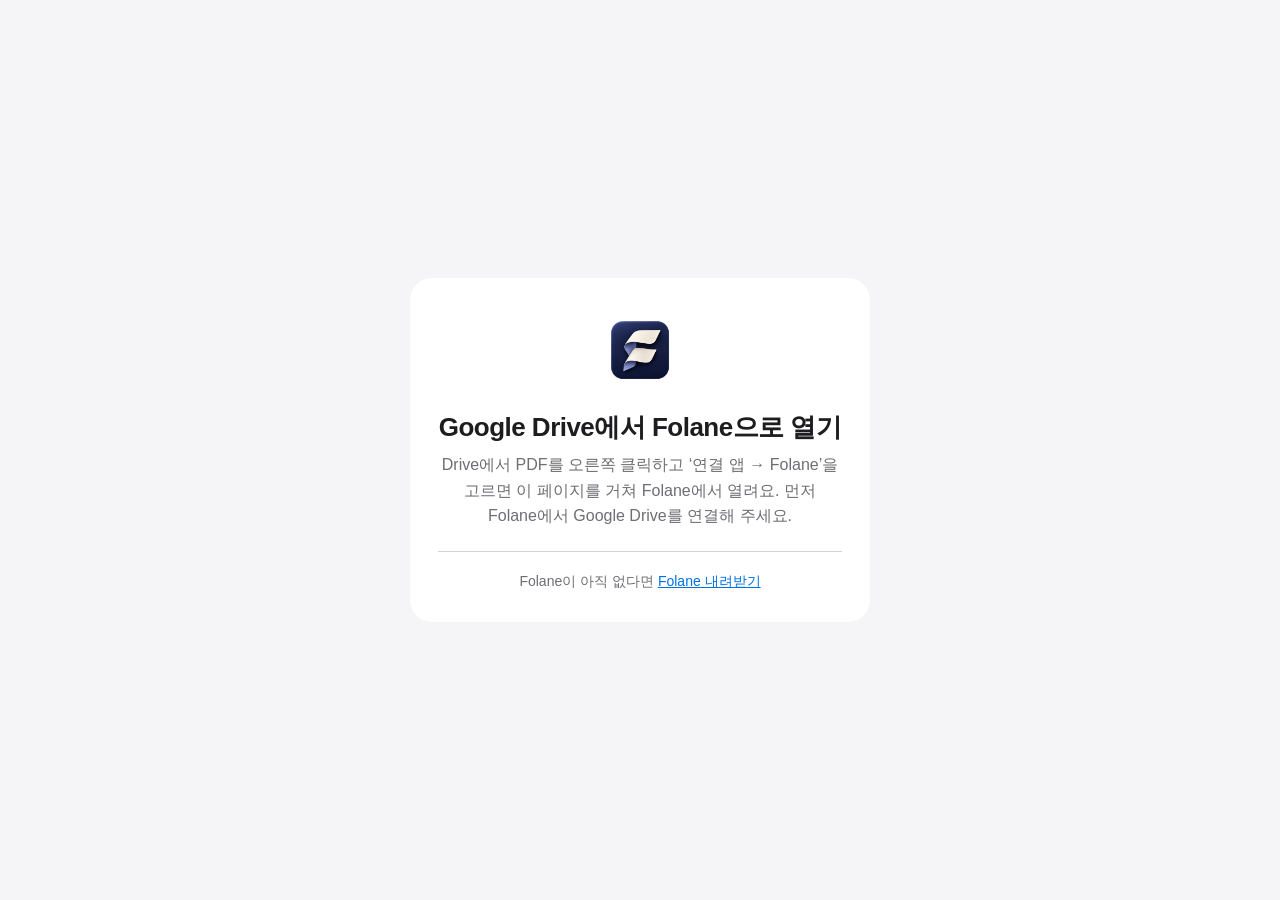
<file: open.html>
<!doctype html>
<html lang="ko">
<head>
<meta charset="utf-8">
<meta name="viewport" content="width=device-width, initial-scale=1">
<meta name="robots" content="noindex">
<meta name="referrer" content="no-referrer">
<title>Folane에서 열기</title>
<link rel="icon" href="assets/icon.png">
<link rel="stylesheet" href="assets/fonts/pretendard.css">
<style>
  :root { --bg: #F5F5F7; --card: #FFFFFF; --ink: #1D1D1F; --muted: #6E6E73; --line: #D2D2D7; --blue: #0071E3; }
  @media (prefers-color-scheme: dark) { :root { --bg: #000000; --card: #1C1C1E; --ink: #F5F5F7; --muted: #A1A1A6; --line: #38383A; --blue: #2997FF; } }
  * { box-sizing: border-box; }
  html, body { height: 100%; }
  body { margin: 0; background: var(--bg); color: var(--ink); font: 16px/1.6 "Pretendard", -apple-system, "Segoe UI", "Malgun Gothic", sans-serif; -webkit-font-smoothing: antialiased; display: grid; place-items: center; padding: 24px 16px; }
  main { width: 100%; max-width: 460px; background: var(--card); border-radius: 22px; padding: 36px 28px 30px; text-align: center; }
  img { width: 72px; height: 72px; border-radius: 16px; }
  h1 { font-size: 26px; line-height: 1.25; letter-spacing: -0.02em; margin: 18px 0 8px; }
  p { color: var(--muted); margin: 0 0 22px; }
  .open { display: inline-block; min-height: 44px; padding: 11px 26px; border-radius: 999px; background: var(--blue); color: #fff; font-weight: 600; text-decoration: none; }
  .open:focus-visible { outline: 3px solid var(--blue); outline-offset: 3px; }
  .small { margin: 22px 0 0; padding-top: 18px; border-top: 1px solid var(--line); font-size: 14px; }
  .small a { color: var(--blue); }
  [hidden] { display: none !important; }
</style>
</head>
<body>
<main>
  <img src="assets/icon.png" alt="">
  <section id="go" hidden>
    <h1>Folane에서 여는 중이에요</h1>
    <p>브라우저가 Folane을 열지 물으면 ‘열기’를 눌러 주세요. Folane이 PDF를 동기화 폴더로 받아 바로 열어요.</p>
    <a class="open" id="link" href="#">Folane 열기</a>
  </section>
  <section id="how">
    <h1>Google Drive에서 Folane으로 열기</h1>
    <p>Drive에서 PDF를 오른쪽 클릭하고 ‘연결 앱 → Folane’을 고르면 이 페이지를 거쳐 Folane에서 열려요. 먼저 Folane에서 Google Drive를 연결해 주세요.</p>
  </section>
  <p class="small">Folane이 아직 없다면 <a href="./">Folane 내려받기</a></p>
</main>
<script>
  (function () {
    var state = null;
    try { state = JSON.parse(new URLSearchParams(location.search).get("state") || "null"); } catch (e) { state = null; }
    // 파일 ID가 주소 기록에 남지 않게 지운다
    try { history.replaceState(null, "", location.pathname); } catch (e) {}
    var ids = state && state.action === "open" && Array.isArray(state.ids)
      ? state.ids.filter(function (id) { return typeof id === "string" && /^[A-Za-z0-9_-]{1,200}$/.test(id); }).slice(0, 50) : [];
    if (!ids.length) return;
    var user = typeof state.userId === "string" && /^[A-Za-z0-9_-]{1,100}$/.test(state.userId) ? state.userId : "";
    var link = "folane://drive?ids=" + ids.join(",") + (user ? "&user=" + encodeURIComponent(user) : "");
    document.getElementById("link").href = link;
    document.getElementById("go").hidden = false;
    document.getElementById("how").hidden = true;
    location.href = link;
  })();
</script>
</body>
</html>
</file>
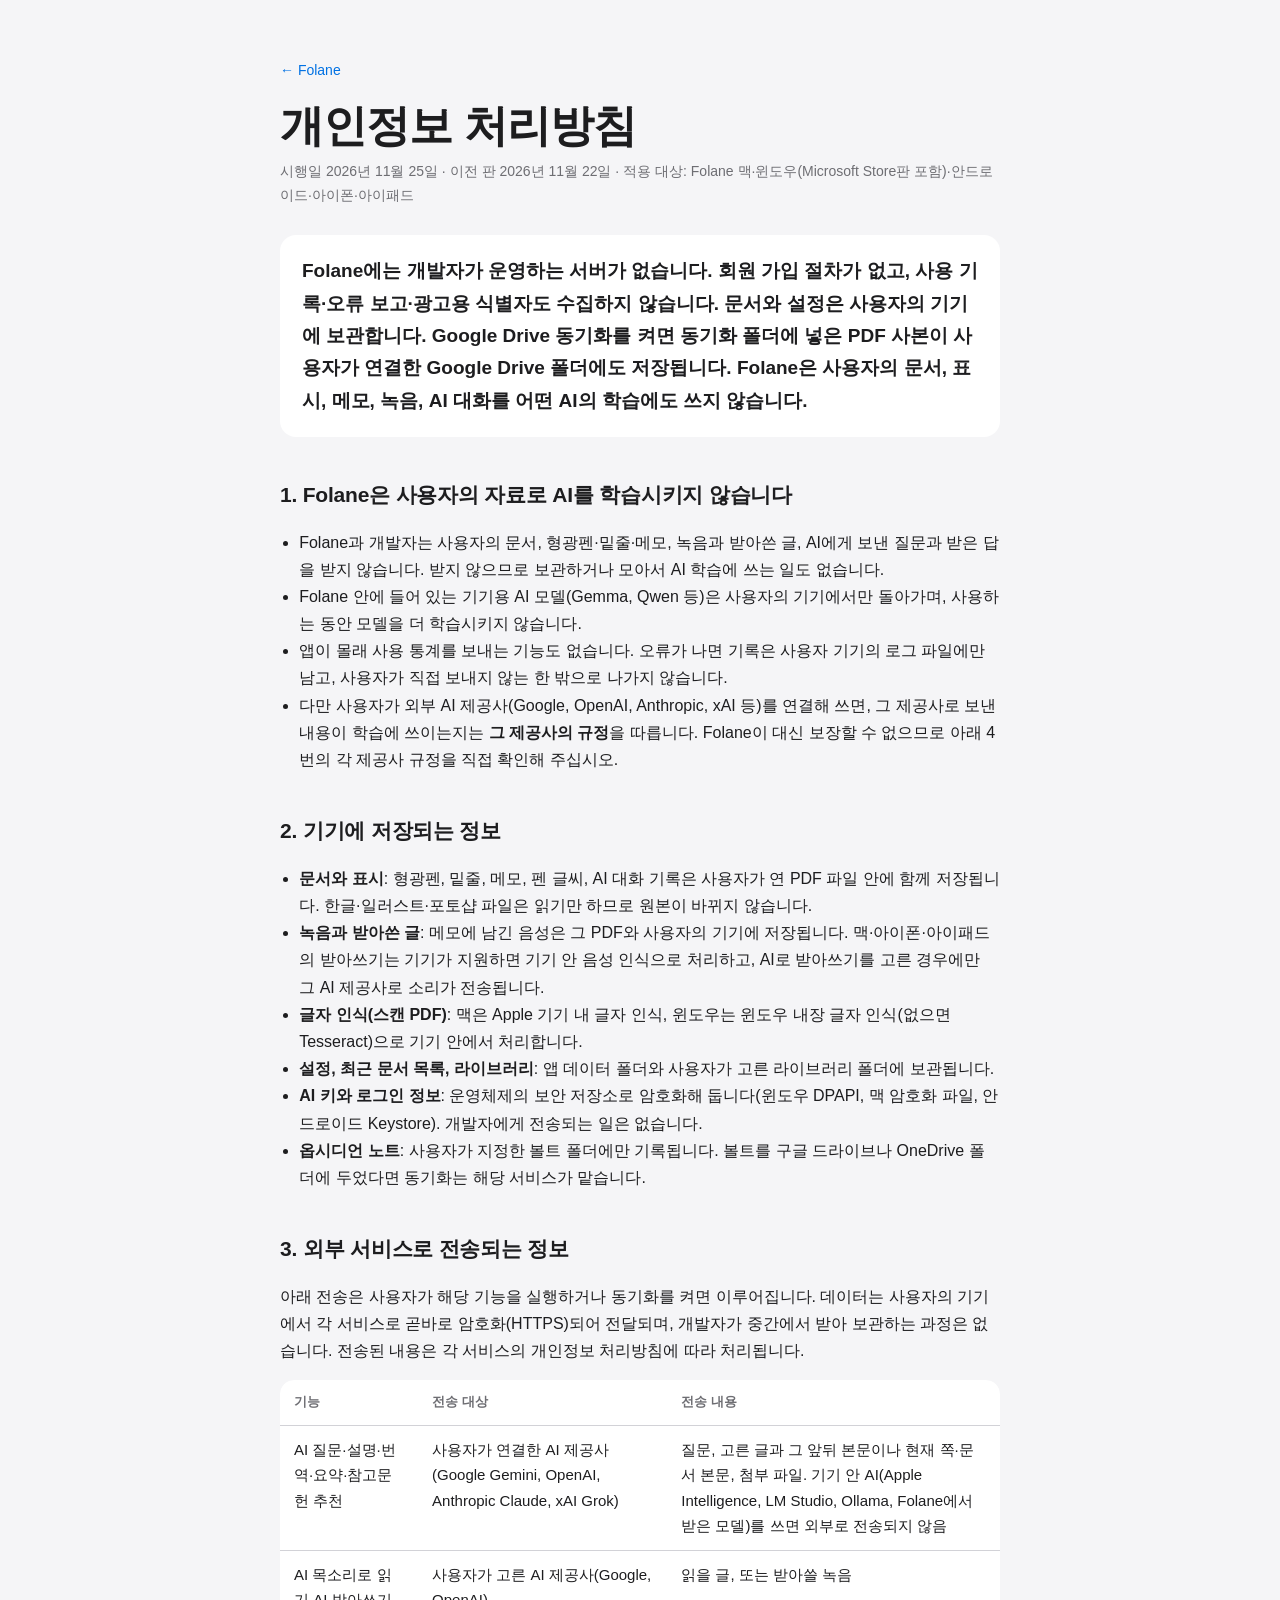
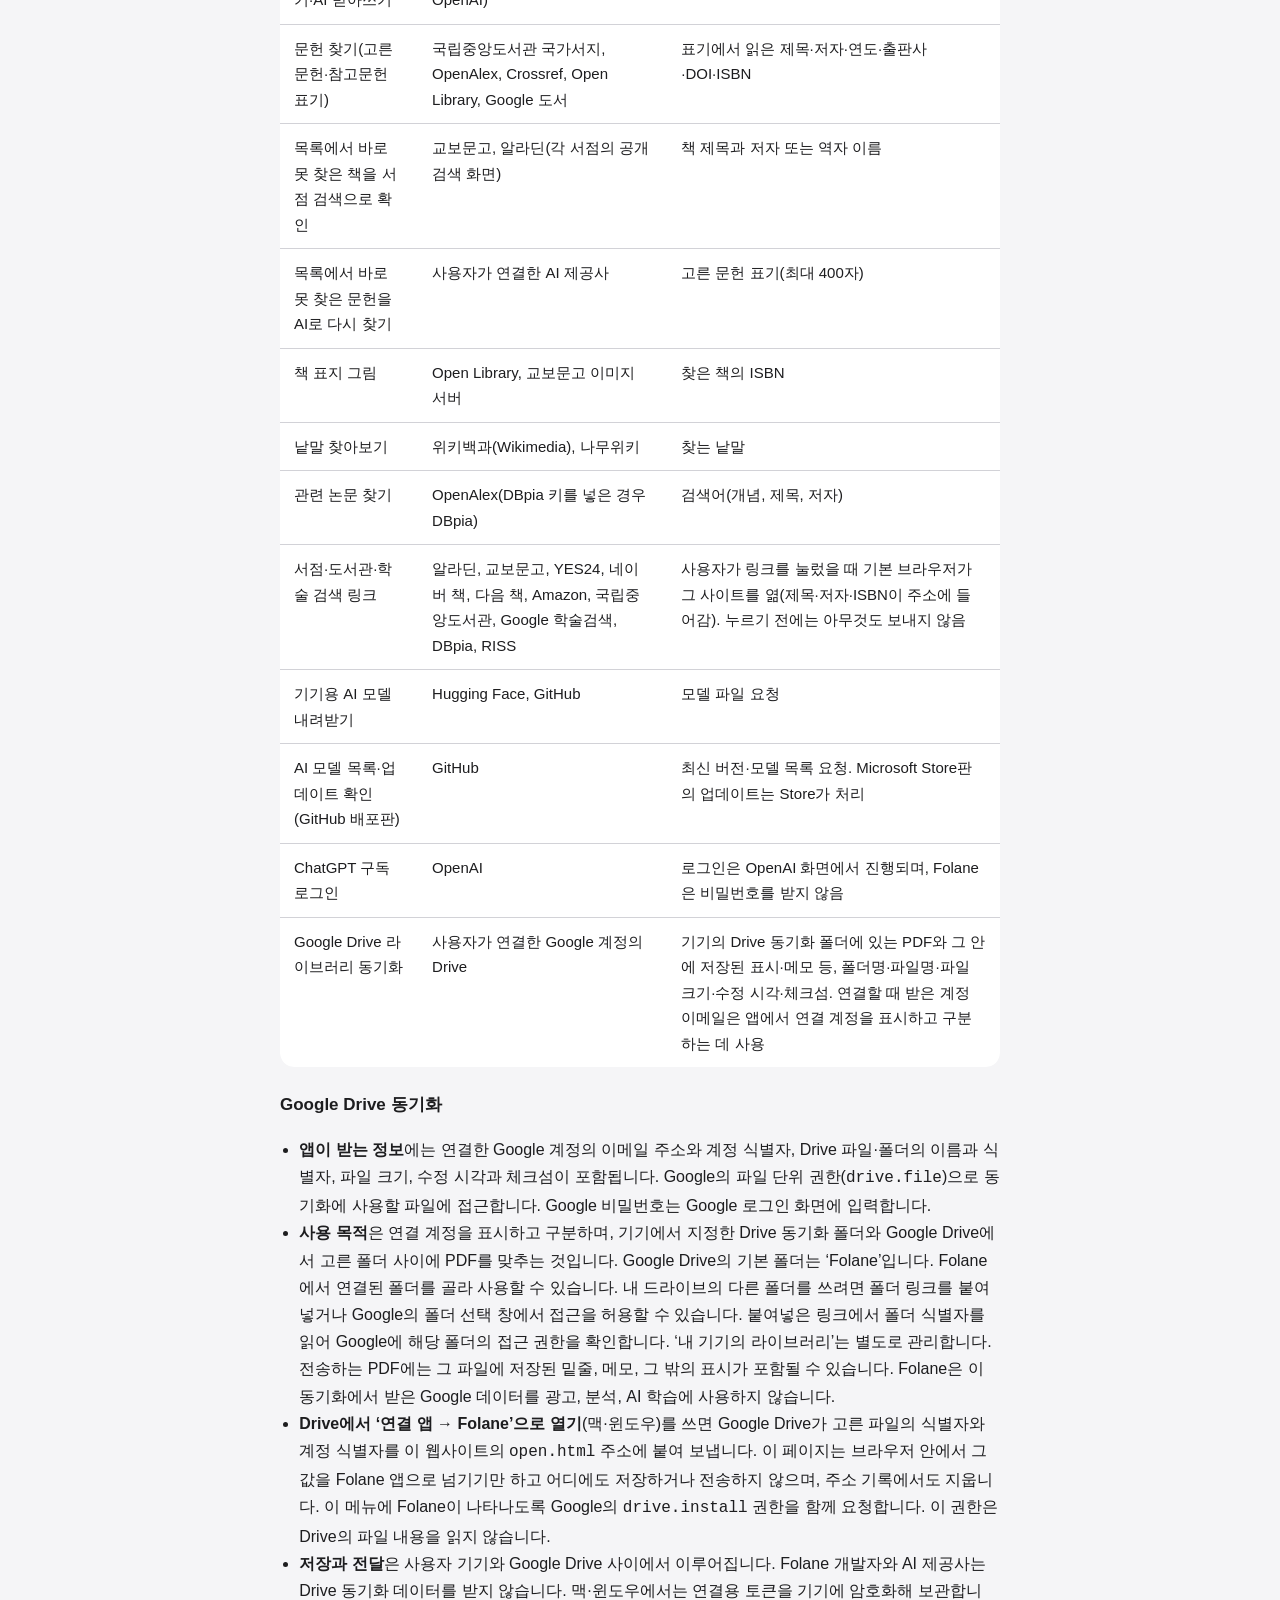
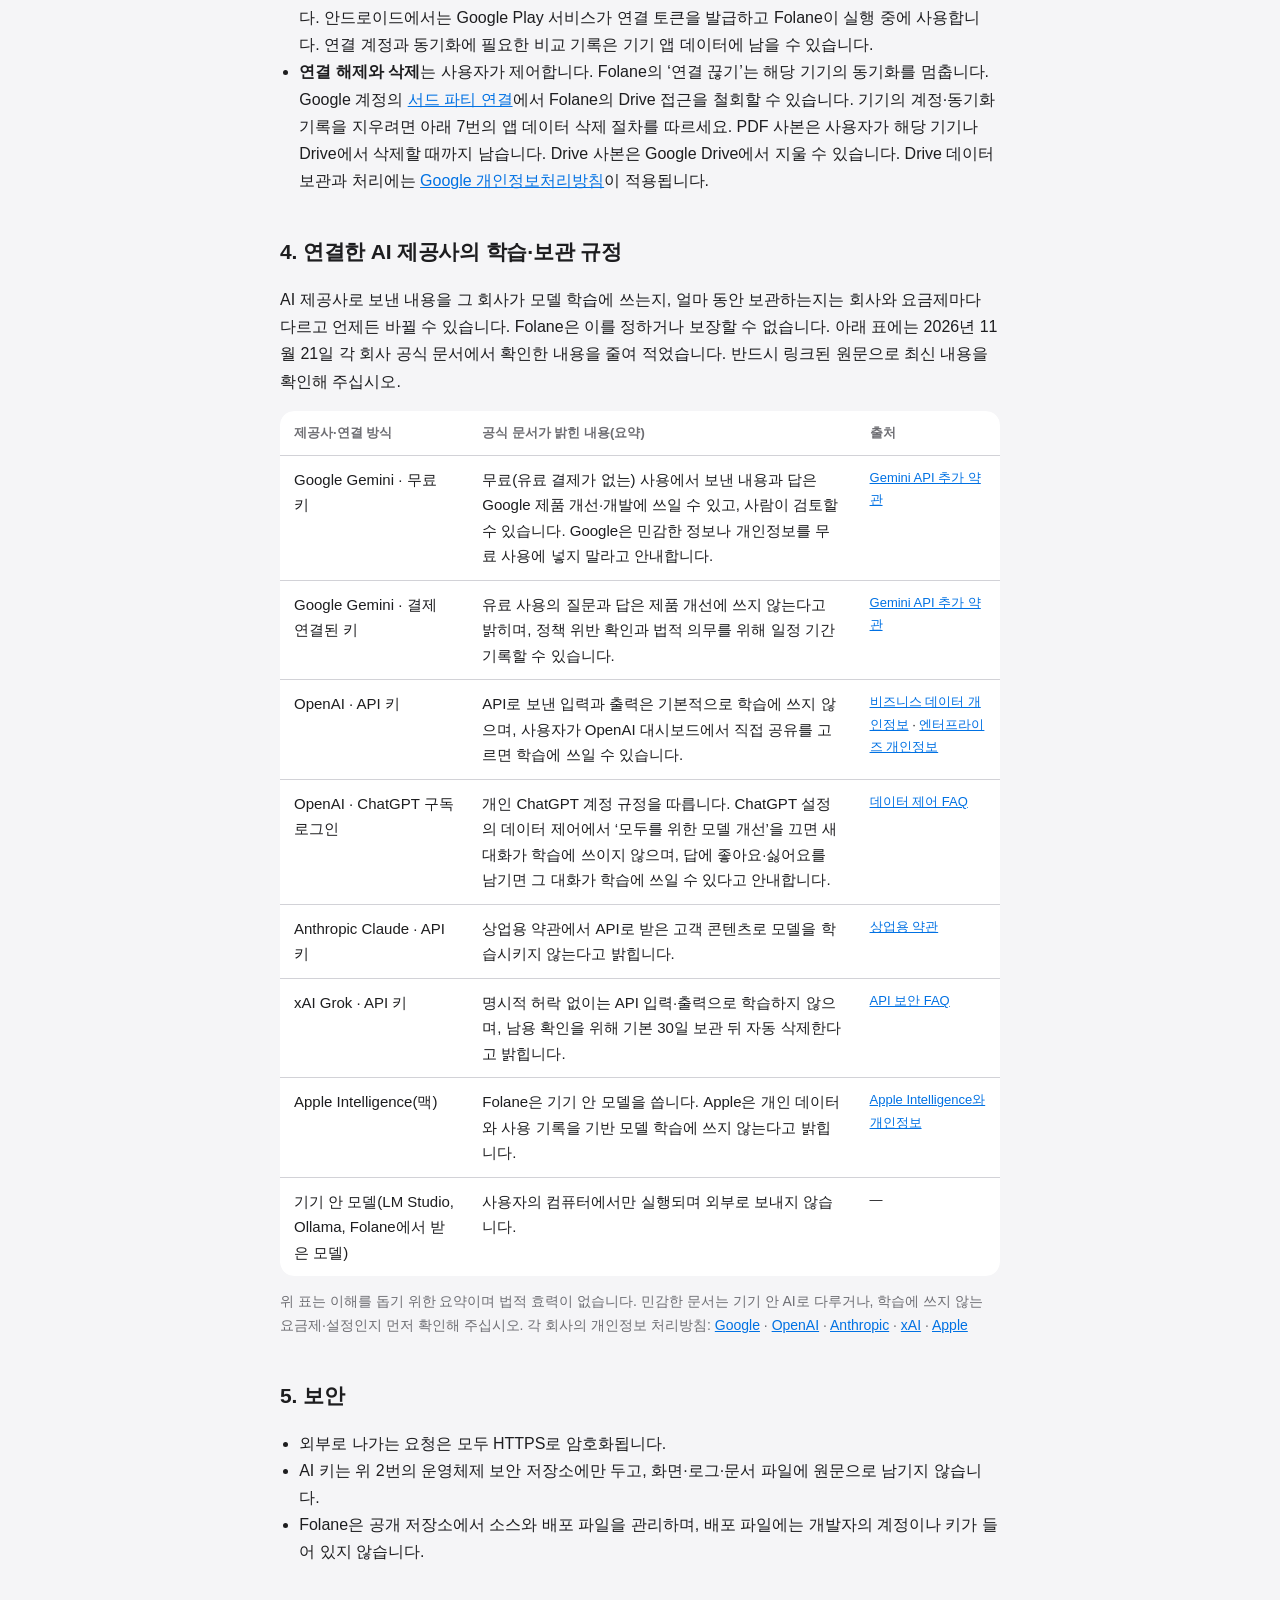
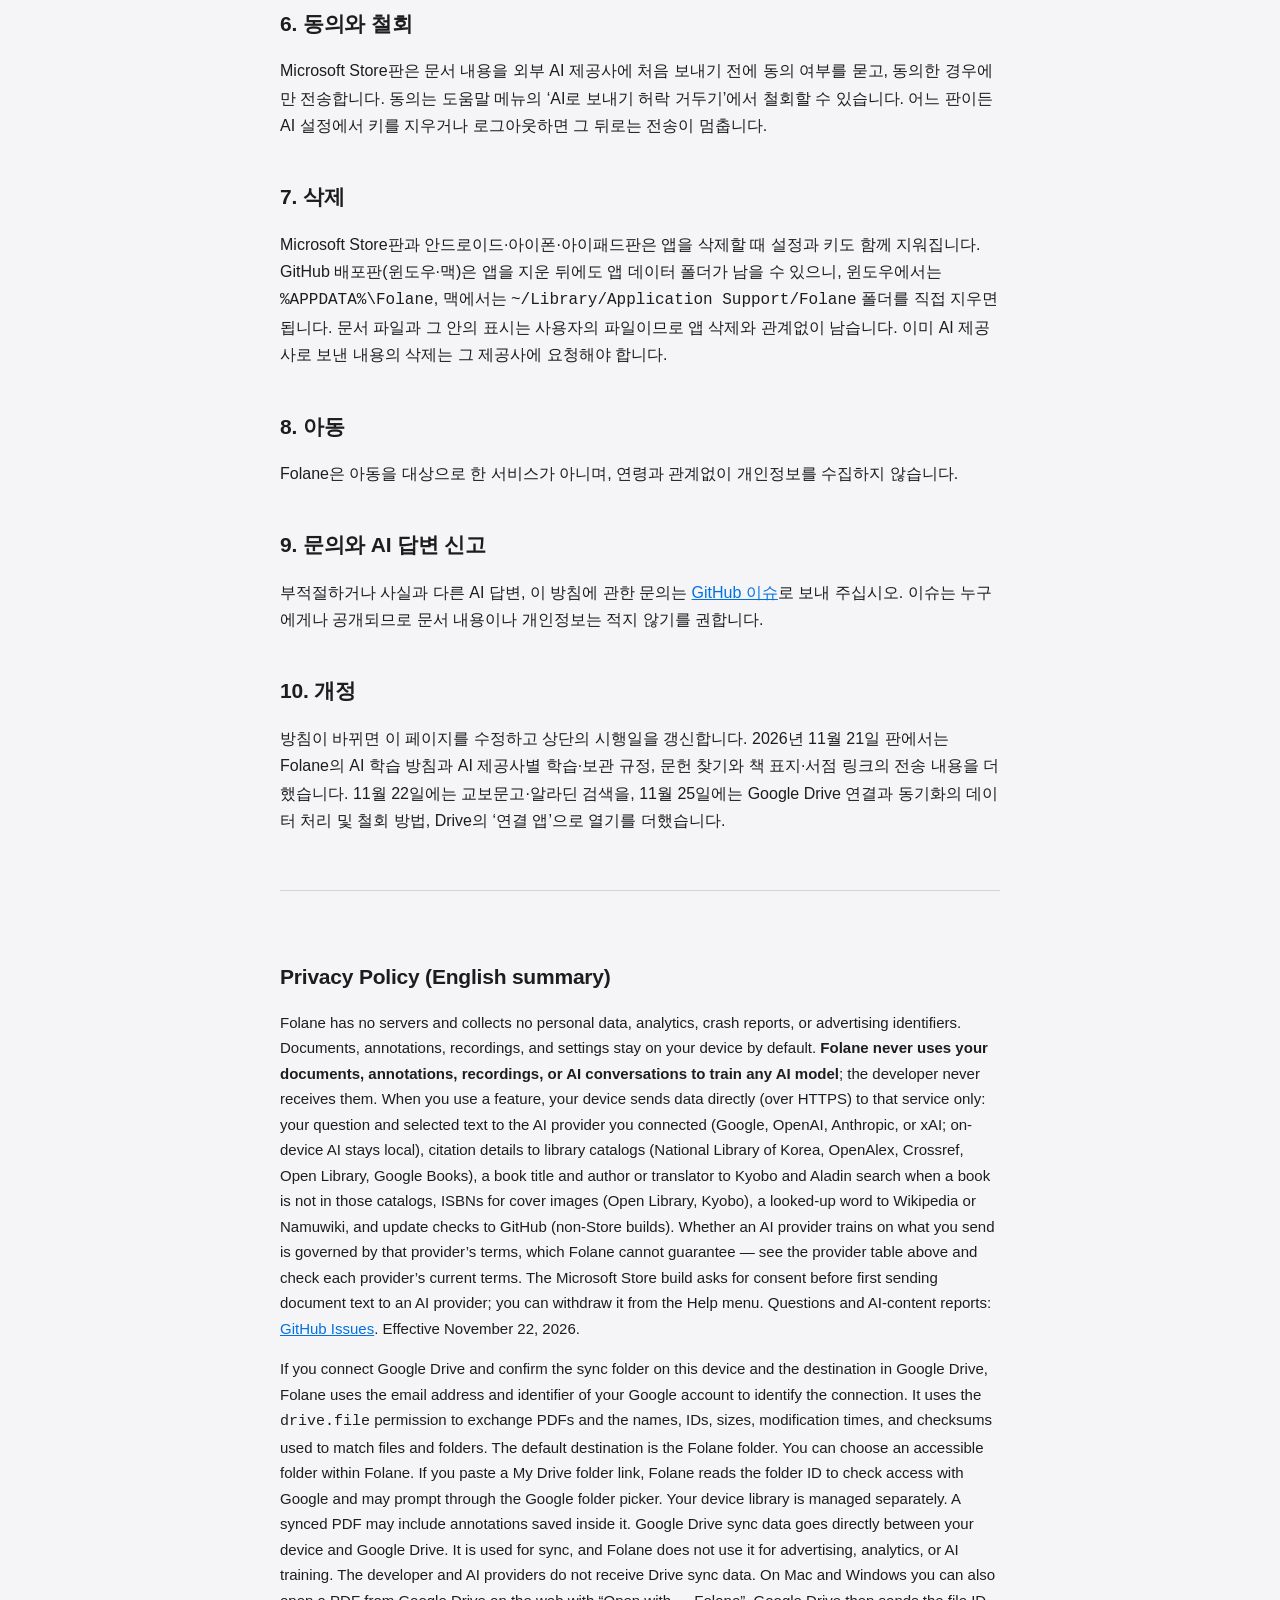
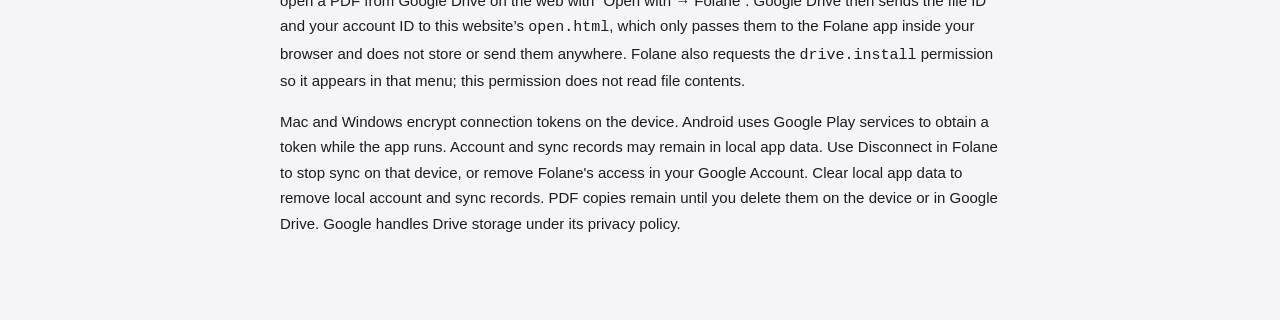
<file: privacy.html>
<!doctype html>
<html lang="ko">
<head>
<meta charset="utf-8">
<meta name="viewport" content="width=device-width, initial-scale=1">
<title>개인정보 처리방침 — Folane</title>
<meta name="description" content="Folane PDF 리더의 개인정보 처리방침. Folane은 서버를 두지 않고 개인정보를 모으지 않으며, 사용자의 문서를 AI 학습에 쓰지 않습니다.">
<link rel="stylesheet" href="assets/fonts/pretendard.css">
<style>
  :root { --bg: #F5F5F7; --card: #FFFFFF; --ink: #1D1D1F; --muted: #6E6E73; --line: #D2D2D7; --blue: #0071E3; }
  @media (prefers-color-scheme: dark) { :root { --bg: #000000; --card: #1C1C1E; --ink: #F5F5F7; --muted: #A1A1A6; --line: #38383A; --blue: #2997FF; } }
  * { box-sizing: border-box; }
  body { margin: 0; background: var(--bg); color: var(--ink); font: 16px/1.7 "Pretendard", -apple-system, "Segoe UI", "Malgun Gothic", sans-serif; -webkit-font-smoothing: antialiased; }
  main { max-width: 760px; margin: 0 auto; padding: 56px 20px 80px; }
  a { color: var(--blue); }
  .back { font-size: 14px; text-decoration: none; }
  h1 { font-size: clamp(30px, 6vw, 44px); line-height: 1.15; letter-spacing: -0.02em; margin: 18px 0 8px; }
  .date { color: var(--muted); font-size: 14px; margin: 0 0 28px; }
  .lead { font-size: 19px; font-weight: 600; background: var(--card); border-radius: 16px; padding: 20px 22px; margin: 0 0 36px; }
  h2 { font-size: 21px; letter-spacing: -0.01em; margin: 40px 0 10px; }
  p, li { color: var(--ink); }
  ul { padding-left: 1.2em; }
  table { width: 100%; border-collapse: collapse; background: var(--card); border-radius: 14px; overflow: hidden; font-size: 15px; }
  th, td { text-align: left; vertical-align: top; padding: 11px 14px; border-bottom: 1px solid var(--line); }
  th { font-weight: 600; color: var(--muted); font-size: 13px; }
  tr:last-child td { border-bottom: none; }
  .scroll { overflow-x: auto; border-radius: 14px; }
  .en { margin-top: 56px; padding-top: 28px; border-top: 1px solid var(--line); color: var(--muted); font-size: 15px; }
  .en h2 { color: var(--ink); }
  .note { color: var(--muted); font-size: 14px; }
  .src { font-size: 13px; }
  h3 { font-size: 17px; margin: 24px 0 6px; }
</style>
</head>
<body>
<main>
  <a class="back" href="./">← Folane</a>
  <h1>개인정보 처리방침</h1>
  <p class="date">시행일 2026년 11월 25일 · 이전 판 2026년 11월 22일 · 적용 대상: Folane 맥·윈도우(Microsoft Store판 포함)·안드로이드·아이폰·아이패드</p>

  <p class="lead">Folane에는 개발자가 운영하는 서버가 없습니다. 회원 가입 절차가 없고, 사용 기록·오류 보고·광고용 식별자도 수집하지 않습니다. 문서와 설정은 사용자의 기기에 보관합니다. Google Drive 동기화를 켜면 동기화 폴더에 넣은 PDF 사본이 사용자가 연결한 Google Drive 폴더에도 저장됩니다. Folane은 사용자의 문서, 표시, 메모, 녹음, AI 대화를 어떤 AI의 학습에도 쓰지 않습니다.</p>

  <h2>1. Folane은 사용자의 자료로 AI를 학습시키지 않습니다</h2>
  <ul>
    <li>Folane과 개발자는 사용자의 문서, 형광펜·밑줄·메모, 녹음과 받아쓴 글, AI에게 보낸 질문과 받은 답을 받지 않습니다. 받지 않으므로 보관하거나 모아서 AI 학습에 쓰는 일도 없습니다.</li>
    <li>Folane 안에 들어 있는 기기용 AI 모델(Gemma, Qwen 등)은 사용자의 기기에서만 돌아가며, 사용하는 동안 모델을 더 학습시키지 않습니다.</li>
    <li>앱이 몰래 사용 통계를 보내는 기능도 없습니다. 오류가 나면 기록은 사용자 기기의 로그 파일에만 남고, 사용자가 직접 보내지 않는 한 밖으로 나가지 않습니다.</li>
    <li>다만 사용자가 외부 AI 제공사(Google, OpenAI, Anthropic, xAI 등)를 연결해 쓰면, 그 제공사로 보낸 내용이 학습에 쓰이는지는 <b>그 제공사의 규정</b>을 따릅니다. Folane이 대신 보장할 수 없으므로 아래 4번의 각 제공사 규정을 직접 확인해 주십시오.</li>
  </ul>

  <h2>2. 기기에 저장되는 정보</h2>
  <ul>
    <li><b>문서와 표시</b>: 형광펜, 밑줄, 메모, 펜 글씨, AI 대화 기록은 사용자가 연 PDF 파일 안에 함께 저장됩니다. 한글·일러스트·포토샵 파일은 읽기만 하므로 원본이 바뀌지 않습니다.</li>
    <li><b>녹음과 받아쓴 글</b>: 메모에 남긴 음성은 그 PDF와 사용자의 기기에 저장됩니다. 맥·아이폰·아이패드의 받아쓰기는 기기가 지원하면 기기 안 음성 인식으로 처리하고, AI로 받아쓰기를 고른 경우에만 그 AI 제공사로 소리가 전송됩니다.</li>
    <li><b>글자 인식(스캔 PDF)</b>: 맥은 Apple 기기 내 글자 인식, 윈도우는 윈도우 내장 글자 인식(없으면 Tesseract)으로 기기 안에서 처리합니다.</li>
    <li><b>설정, 최근 문서 목록, 라이브러리</b>: 앱 데이터 폴더와 사용자가 고른 라이브러리 폴더에 보관됩니다.</li>
    <li><b>AI 키와 로그인 정보</b>: 운영체제의 보안 저장소로 암호화해 둡니다(윈도우 DPAPI, 맥 암호화 파일, 안드로이드 Keystore). 개발자에게 전송되는 일은 없습니다.</li>
    <li><b>옵시디언 노트</b>: 사용자가 지정한 볼트 폴더에만 기록됩니다. 볼트를 구글 드라이브나 OneDrive 폴더에 두었다면 동기화는 해당 서비스가 맡습니다.</li>
  </ul>

  <h2>3. 외부 서비스로 전송되는 정보</h2>
  <p>아래 전송은 사용자가 해당 기능을 실행하거나 동기화를 켜면 이루어집니다. 데이터는 사용자의 기기에서 각 서비스로 곧바로 암호화(HTTPS)되어 전달되며, 개발자가 중간에서 받아 보관하는 과정은 없습니다. 전송된 내용은 각 서비스의 개인정보 처리방침에 따라 처리됩니다.</p>
  <div class="scroll"><table>
    <tr><th>기능</th><th>전송 대상</th><th>전송 내용</th></tr>
    <tr><td>AI 질문·설명·번역·요약·참고문헌 추천</td><td>사용자가 연결한 AI 제공사(Google Gemini, OpenAI, Anthropic Claude, xAI Grok)</td><td>질문, 고른 글과 그 앞뒤 본문이나 현재 쪽·문서 본문, 첨부 파일. 기기 안 AI(Apple Intelligence, LM Studio, Ollama, Folane에서 받은 모델)를 쓰면 외부로 전송되지 않음</td></tr>
    <tr><td>AI 목소리로 읽기·AI 받아쓰기</td><td>사용자가 고른 AI 제공사(Google, OpenAI)</td><td>읽을 글, 또는 받아쓸 녹음</td></tr>
    <tr><td>문헌 찾기(고른 문헌·참고문헌 표기)</td><td>국립중앙도서관 국가서지, OpenAlex, Crossref, Open Library, Google 도서</td><td>표기에서 읽은 제목·저자·연도·출판사·DOI·ISBN</td></tr>
    <tr><td>목록에서 바로 못 찾은 책을 서점 검색으로 확인</td><td>교보문고, 알라딘(각 서점의 공개 검색 화면)</td><td>책 제목과 저자 또는 역자 이름</td></tr>
    <tr><td>목록에서 바로 못 찾은 문헌을 AI로 다시 찾기</td><td>사용자가 연결한 AI 제공사</td><td>고른 문헌 표기(최대 400자)</td></tr>
    <tr><td>책 표지 그림</td><td>Open Library, 교보문고 이미지 서버</td><td>찾은 책의 ISBN</td></tr>
    <tr><td>낱말 찾아보기</td><td>위키백과(Wikimedia), 나무위키</td><td>찾는 낱말</td></tr>
    <tr><td>관련 논문 찾기</td><td>OpenAlex(DBpia 키를 넣은 경우 DBpia)</td><td>검색어(개념, 제목, 저자)</td></tr>
    <tr><td>서점·도서관·학술 검색 링크</td><td>알라딘, 교보문고, YES24, 네이버 책, 다음 책, Amazon, 국립중앙도서관, Google 학술검색, DBpia, RISS</td><td>사용자가 링크를 눌렀을 때 기본 브라우저가 그 사이트를 엶(제목·저자·ISBN이 주소에 들어감). 누르기 전에는 아무것도 보내지 않음</td></tr>
    <tr><td>기기용 AI 모델 내려받기</td><td>Hugging Face, GitHub</td><td>모델 파일 요청</td></tr>
    <tr><td>AI 모델 목록·업데이트 확인(GitHub 배포판)</td><td>GitHub</td><td>최신 버전·모델 목록 요청. Microsoft Store판의 업데이트는 Store가 처리</td></tr>
    <tr><td>ChatGPT 구독 로그인</td><td>OpenAI</td><td>로그인은 OpenAI 화면에서 진행되며, Folane은 비밀번호를 받지 않음</td></tr>
    <tr><td>Google Drive 라이브러리 동기화</td><td>사용자가 연결한 Google 계정의 Drive</td><td>기기의 Drive 동기화 폴더에 있는 PDF와 그 안에 저장된 표시·메모 등, 폴더명·파일명·파일 크기·수정 시각·체크섬. 연결할 때 받은 계정 이메일은 앱에서 연결 계정을 표시하고 구분하는 데 사용</td></tr>
  </table></div>

  <h3 id="google-drive">Google Drive 동기화</h3>
  <ul>
    <li><b>앱이 받는 정보</b>에는 연결한 Google 계정의 이메일 주소와 계정 식별자, Drive 파일·폴더의 이름과 식별자, 파일 크기, 수정 시각과 체크섬이 포함됩니다. Google의 파일 단위 권한(<code>drive.file</code>)으로 동기화에 사용할 파일에 접근합니다. Google 비밀번호는 Google 로그인 화면에 입력합니다.</li>
    <li><b>사용 목적</b>은 연결 계정을 표시하고 구분하며, 기기에서 지정한 Drive 동기화 폴더와 Google Drive에서 고른 폴더 사이에 PDF를 맞추는 것입니다. Google Drive의 기본 폴더는 ‘Folane’입니다. Folane에서 연결된 폴더를 골라 사용할 수 있습니다. 내 드라이브의 다른 폴더를 쓰려면 폴더 링크를 붙여넣거나 Google의 폴더 선택 창에서 접근을 허용할 수 있습니다. 붙여넣은 링크에서 폴더 식별자를 읽어 Google에 해당 폴더의 접근 권한을 확인합니다. ‘내 기기의 라이브러리’는 별도로 관리합니다. 전송하는 PDF에는 그 파일에 저장된 밑줄, 메모, 그 밖의 표시가 포함될 수 있습니다. Folane은 이 동기화에서 받은 Google 데이터를 광고, 분석, AI 학습에 사용하지 않습니다.</li>
    <li><b>Drive에서 ‘연결 앱 → Folane’으로 열기</b>(맥·윈도우)를 쓰면 Google Drive가 고른 파일의 식별자와 계정 식별자를 이 웹사이트의 <code>open.html</code> 주소에 붙여 보냅니다. 이 페이지는 브라우저 안에서 그 값을 Folane 앱으로 넘기기만 하고 어디에도 저장하거나 전송하지 않으며, 주소 기록에서도 지웁니다. 이 메뉴에 Folane이 나타나도록 Google의 <code>drive.install</code> 권한을 함께 요청합니다. 이 권한은 Drive의 파일 내용을 읽지 않습니다.</li>
    <li><b>저장과 전달</b>은 사용자 기기와 Google Drive 사이에서 이루어집니다. Folane 개발자와 AI 제공사는 Drive 동기화 데이터를 받지 않습니다. 맥·윈도우에서는 연결용 토큰을 기기에 암호화해 보관합니다. 안드로이드에서는 Google Play 서비스가 연결 토큰을 발급하고 Folane이 실행 중에 사용합니다. 연결 계정과 동기화에 필요한 비교 기록은 기기 앱 데이터에 남을 수 있습니다.</li>
    <li><b>연결 해제와 삭제</b>는 사용자가 제어합니다. Folane의 ‘연결 끊기’는 해당 기기의 동기화를 멈춥니다. Google 계정의 <a href="https://myaccount.google.com/connections">서드 파티 연결</a>에서 Folane의 Drive 접근을 철회할 수 있습니다. 기기의 계정·동기화 기록을 지우려면 아래 7번의 앱 데이터 삭제 절차를 따르세요. PDF 사본은 사용자가 해당 기기나 Drive에서 삭제할 때까지 남습니다. Drive 사본은 Google Drive에서 지울 수 있습니다. Drive 데이터 보관과 처리에는 <a href="https://policies.google.com/privacy">Google 개인정보처리방침</a>이 적용됩니다.</li>
  </ul>

  <h2>4. 연결한 AI 제공사의 학습·보관 규정</h2>
  <p>AI 제공사로 보낸 내용을 그 회사가 모델 학습에 쓰는지, 얼마 동안 보관하는지는 회사와 요금제마다 다르고 언제든 바뀔 수 있습니다. Folane은 이를 정하거나 보장할 수 없습니다. 아래 표에는 2026년 11월 21일 각 회사 공식 문서에서 확인한 내용을 줄여 적었습니다. 반드시 링크된 원문으로 최신 내용을 확인해 주십시오.</p>
  <div class="scroll"><table>
    <tr><th>제공사·연결 방식</th><th>공식 문서가 밝힌 내용(요약)</th><th>출처</th></tr>
    <tr><td>Google Gemini · 무료 키</td><td>무료(유료 결제가 없는) 사용에서 보낸 내용과 답은 Google 제품 개선·개발에 쓰일 수 있고, 사람이 검토할 수 있습니다. Google은 민감한 정보나 개인정보를 무료 사용에 넣지 말라고 안내합니다.</td><td class="src"><a href="https://ai.google.dev/gemini-api/terms">Gemini API 추가 약관</a></td></tr>
    <tr><td>Google Gemini · 결제 연결된 키</td><td>유료 사용의 질문과 답은 제품 개선에 쓰지 않는다고 밝히며, 정책 위반 확인과 법적 의무를 위해 일정 기간 기록할 수 있습니다.</td><td class="src"><a href="https://ai.google.dev/gemini-api/terms">Gemini API 추가 약관</a></td></tr>
    <tr><td>OpenAI · API 키</td><td>API로 보낸 입력과 출력은 기본적으로 학습에 쓰지 않으며, 사용자가 OpenAI 대시보드에서 직접 공유를 고르면 학습에 쓰일 수 있습니다.</td><td class="src"><a href="https://openai.com/business-data/">비즈니스 데이터 개인정보</a> · <a href="https://openai.com/enterprise-privacy/">엔터프라이즈 개인정보</a></td></tr>
    <tr><td>OpenAI · ChatGPT 구독 로그인</td><td>개인 ChatGPT 계정 규정을 따릅니다. ChatGPT 설정의 데이터 제어에서 ‘모두를 위한 모델 개선’을 끄면 새 대화가 학습에 쓰이지 않으며, 답에 좋아요·싫어요를 남기면 그 대화가 학습에 쓰일 수 있다고 안내합니다.</td><td class="src"><a href="https://help.openai.com/en/articles/7730893-data-controls-faq">데이터 제어 FAQ</a></td></tr>
    <tr><td>Anthropic Claude · API 키</td><td>상업용 약관에서 API로 받은 고객 콘텐츠로 모델을 학습시키지 않는다고 밝힙니다.</td><td class="src"><a href="https://www.anthropic.com/legal/commercial-terms">상업용 약관</a></td></tr>
    <tr><td>xAI Grok · API 키</td><td>명시적 허락 없이는 API 입력·출력으로 학습하지 않으며, 남용 확인을 위해 기본 30일 보관 뒤 자동 삭제한다고 밝힙니다.</td><td class="src"><a href="https://docs.x.ai/docs/resources/faq-api/security">API 보안 FAQ</a></td></tr>
    <tr><td>Apple Intelligence(맥)</td><td>Folane은 기기 안 모델을 씁니다. Apple은 개인 데이터와 사용 기록을 기반 모델 학습에 쓰지 않는다고 밝힙니다.</td><td class="src"><a href="https://www.apple.com/legal/privacy/data/en/intelligence-engine/">Apple Intelligence와 개인정보</a></td></tr>
    <tr><td>기기 안 모델(LM Studio, Ollama, Folane에서 받은 모델)</td><td>사용자의 컴퓨터에서만 실행되며 외부로 보내지 않습니다.</td><td class="src">—</td></tr>
  </table></div>
  <p class="note">위 표는 이해를 돕기 위한 요약이며 법적 효력이 없습니다. 민감한 문서는 기기 안 AI로 다루거나, 학습에 쓰지 않는 요금제·설정인지 먼저 확인해 주십시오. 각 회사의 개인정보 처리방침: <a href="https://policies.google.com/privacy">Google</a> · <a href="https://openai.com/policies/privacy-policy/">OpenAI</a> · <a href="https://www.anthropic.com/legal/privacy">Anthropic</a> · <a href="https://x.ai/legal/privacy-policy">xAI</a> · <a href="https://www.apple.com/legal/privacy/">Apple</a></p>

  <h2>5. 보안</h2>
  <ul>
    <li>외부로 나가는 요청은 모두 HTTPS로 암호화됩니다.</li>
    <li>AI 키는 위 2번의 운영체제 보안 저장소에만 두고, 화면·로그·문서 파일에 원문으로 남기지 않습니다.</li>
    <li>Folane은 공개 저장소에서 소스와 배포 파일을 관리하며, 배포 파일에는 개발자의 계정이나 키가 들어 있지 않습니다.</li>
  </ul>

  <h2>6. 동의와 철회</h2>
  <p>Microsoft Store판은 문서 내용을 외부 AI 제공사에 처음 보내기 전에 동의 여부를 묻고, 동의한 경우에만 전송합니다. 동의는 도움말 메뉴의 ‘AI로 보내기 허락 거두기’에서 철회할 수 있습니다. 어느 판이든 AI 설정에서 키를 지우거나 로그아웃하면 그 뒤로는 전송이 멈춥니다.</p>

  <h2>7. 삭제</h2>
  <p>Microsoft Store판과 안드로이드·아이폰·아이패드판은 앱을 삭제할 때 설정과 키도 함께 지워집니다. GitHub 배포판(윈도우·맥)은 앱을 지운 뒤에도 앱 데이터 폴더가 남을 수 있으니, 윈도우에서는 <code>%APPDATA%\Folane</code>, 맥에서는 <code>~/Library/Application Support/Folane</code> 폴더를 직접 지우면 됩니다. 문서 파일과 그 안의 표시는 사용자의 파일이므로 앱 삭제와 관계없이 남습니다. 이미 AI 제공사로 보낸 내용의 삭제는 그 제공사에 요청해야 합니다.</p>

  <h2>8. 아동</h2>
  <p>Folane은 아동을 대상으로 한 서비스가 아니며, 연령과 관계없이 개인정보를 수집하지 않습니다.</p>

  <h2>9. 문의와 AI 답변 신고</h2>
  <p>부적절하거나 사실과 다른 AI 답변, 이 방침에 관한 문의는 <a href="https://github.com/peanutJES/folane-releases/issues">GitHub 이슈</a>로 보내 주십시오. 이슈는 누구에게나 공개되므로 문서 내용이나 개인정보는 적지 않기를 권합니다.</p>

  <h2>10. 개정</h2>
  <p>방침이 바뀌면 이 페이지를 수정하고 상단의 시행일을 갱신합니다. 2026년 11월 21일 판에서는 Folane의 AI 학습 방침과 AI 제공사별 학습·보관 규정, 문헌 찾기와 책 표지·서점 링크의 전송 내용을 더했습니다. 11월 22일에는 교보문고·알라딘 검색을, 11월 25일에는 Google Drive 연결과 동기화의 데이터 처리 및 철회 방법, Drive의 ‘연결 앱’으로 열기를 더했습니다.</p>

  <section class="en">
    <h2>Privacy Policy (English summary)</h2>
    <p>Folane has no servers and collects no personal data, analytics, crash reports, or advertising identifiers. Documents, annotations, recordings, and settings stay on your device by default. <b>Folane never uses your documents, annotations, recordings, or AI conversations to train any AI model</b>; the developer never receives them. When you use a feature, your device sends data directly (over HTTPS) to that service only: your question and selected text to the AI provider you connected (Google, OpenAI, Anthropic, or xAI; on-device AI stays local), citation details to library catalogs (National Library of Korea, OpenAlex, Crossref, Open Library, Google Books), a book title and author or translator to Kyobo and Aladin search when a book is not in those catalogs, ISBNs for cover images (Open Library, Kyobo), a looked-up word to Wikipedia or Namuwiki, and update checks to GitHub (non-Store builds). Whether an AI provider trains on what you send is governed by that provider’s terms, which Folane cannot guarantee — see the provider table above and check each provider’s current terms. The Microsoft Store build asks for consent before first sending document text to an AI provider; you can withdraw it from the Help menu. Questions and AI-content reports: <a href="https://github.com/peanutJES/folane-releases/issues">GitHub Issues</a>. Effective November 22, 2026.</p>
    <p>If you connect Google Drive and confirm the sync folder on this device and the destination in Google Drive, Folane uses the email address and identifier of your Google account to identify the connection. It uses the <code>drive.file</code> permission to exchange PDFs and the names, IDs, sizes, modification times, and checksums used to match files and folders. The default destination is the Folane folder. You can choose an accessible folder within Folane. If you paste a My Drive folder link, Folane reads the folder ID to check access with Google and may prompt through the Google folder picker. Your device library is managed separately. A synced PDF may include annotations saved inside it. Google Drive sync data goes directly between your device and Google Drive. It is used for sync, and Folane does not use it for advertising, analytics, or AI training. The developer and AI providers do not receive Drive sync data. On Mac and Windows you can also open a PDF from Google Drive on the web with “Open with → Folane”. Google Drive then sends the file ID and your account ID to this website’s <code>open.html</code>, which only passes them to the Folane app inside your browser and does not store or send them anywhere. Folane also requests the <code>drive.install</code> permission so it appears in that menu; this permission does not read file contents.</p>
    <p>Mac and Windows encrypt connection tokens on the device. Android uses Google Play services to obtain a token while the app runs. Account and sync records may remain in local app data. Use Disconnect in Folane to stop sync on that device, or remove Folane's access in your Google Account. Clear local app data to remove local account and sync records. PDF copies remain until you delete them on the device or in Google Drive. Google handles Drive storage under its privacy policy.</p>
  </section>
</main>
</body>
</html>
</file>
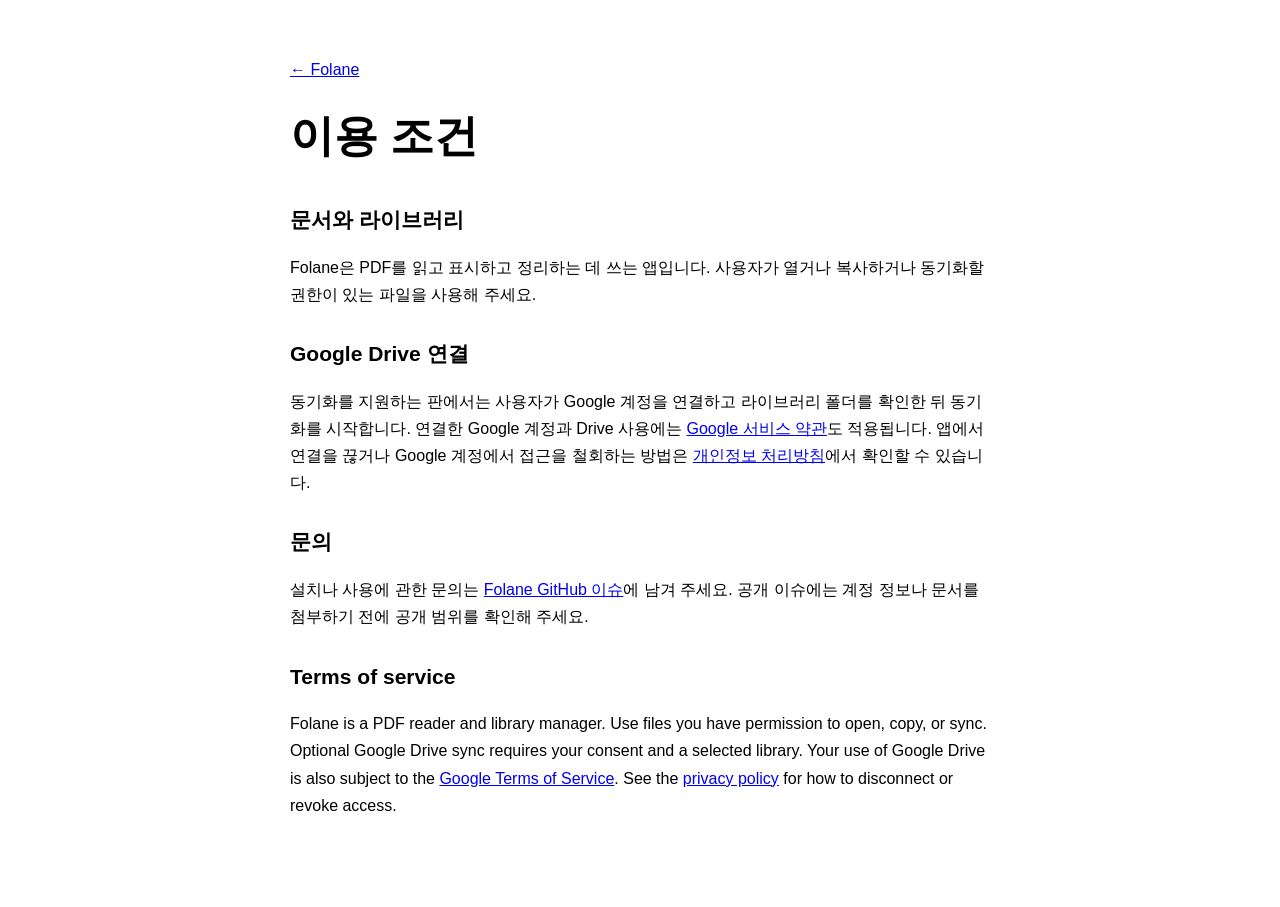
<file: terms.html>
<!doctype html>
<html lang="ko">
<head>
<meta charset="utf-8">
<meta name="viewport" content="width=device-width, initial-scale=1">
<title>이용 조건 — Folane</title>
<link rel="stylesheet" href="assets/fonts/pretendard.css">
<style>
  :root { color-scheme: light dark; }
  body { margin: 0; font: 16px/1.7 "Pretendard", -apple-system, "Segoe UI", sans-serif; }
  main { max-width: 700px; margin: 0 auto; padding: 56px 24px 72px; }
  h1 { font-size: clamp(30px, 6vw, 44px); margin: 16px 0 28px; }
  h2 { font-size: 21px; margin: 28px 0 6px; }
  a { color: LinkText; }
</style>
</head>
<body>
<main>
  <a href="./">← Folane</a>
  <h1>이용 조건</h1>
  <h2>문서와 라이브러리</h2>
  <p>Folane은 PDF를 읽고 표시하고 정리하는 데 쓰는 앱입니다. 사용자가 열거나 복사하거나 동기화할 권한이 있는 파일을 사용해 주세요.</p>
  <h2>Google Drive 연결</h2>
  <p>동기화를 지원하는 판에서는 사용자가 Google 계정을 연결하고 라이브러리 폴더를 확인한 뒤 동기화를 시작합니다. 연결한 Google 계정과 Drive 사용에는 <a href="https://policies.google.com/terms">Google 서비스 약관</a>도 적용됩니다. 앱에서 연결을 끊거나 Google 계정에서 접근을 철회하는 방법은 <a href="privacy.html#google-drive">개인정보 처리방침</a>에서 확인할 수 있습니다.</p>
  <h2>문의</h2>
  <p>설치나 사용에 관한 문의는 <a href="https://github.com/peanutJES/folane-releases/issues">Folane GitHub 이슈</a>에 남겨 주세요. 공개 이슈에는 계정 정보나 문서를 첨부하기 전에 공개 범위를 확인해 주세요.</p>
  <h2 lang="en">Terms of service</h2>
  <p lang="en">Folane is a PDF reader and library manager. Use files you have permission to open, copy, or sync. Optional Google Drive sync requires your consent and a selected library. Your use of Google Drive is also subject to the <a href="https://policies.google.com/terms">Google Terms of Service</a>. See the <a href="privacy.html#google-drive">privacy policy</a> for how to disconnect or revoke access.</p>
</main>
</body>
</html>
</file>
<file: assets/fonts/pretendard.css>
/**
 * Minified by jsDelivr using clean-css v5.3.3.
 * Original file: /gh/orioncactus/pretendard@1.3.9/dist/web/variable/pretendardvariable-dynamic-subset.css
 *
 * Do NOT use SRI with dynamically generated files! More information: https://www.jsdelivr.com/using-sri-with-dynamic-files
 */
@font-face{font-family:'Pretendard Variable';font-style:normal;font-display:swap;font-weight:45 920;src:url(./PretendardVariable.subset.0.woff2) format('woff2-variations');unicode-range:U+f9ca-fa0b,U+ff03-ff05,U+ff07,U+ff0a-ff0b,U+ff0d-ff19,U+ff1b,U+ff1d,U+ff20-ff5b,U+ff5d,U+ffe0-ffe3,U+ffe5-ffe6}@font-face{font-family:'Pretendard Variable';font-style:normal;font-display:swap;font-weight:45 920;src:url(./PretendardVariable.subset.1.woff2) format('woff2-variations');unicode-range:U+d723-d728,U+d72a-d733,U+d735-d748,U+d74a-d74f,U+d752-d753,U+d755-d757,U+d75a-d75f,U+d762-d764,U+d766-d768,U+d76a-d76b,U+d76d-d76f,U+d771-d787,U+d789-d78b,U+d78d-d78f,U+d791-d797,U+d79a,U+d79c,U+d79e-d7a3,U+f900-f909,U+f90b-f92e}@font-face{font-family:'Pretendard Variable';font-style:normal;font-display:swap;font-weight:45 920;src:url(./PretendardVariable.subset.2.woff2) format('woff2-variations');unicode-range:U+d679-d68b,U+d68e-d69e,U+d6a0,U+d6a2-d6a7,U+d6a9-d6c3,U+d6c6-d6c7,U+d6c9-d6cb,U+d6cd-d6d3,U+d6d5-d6d6,U+d6d8-d6e3,U+d6e5-d6e7,U+d6e9-d6fb,U+d6fd-d717,U+d719-d71f,U+d721-d722}@font-face{font-family:'Pretendard Variable';font-style:normal;font-display:swap;font-weight:45 920;src:url(./PretendardVariable.subset.3.woff2) format('woff2-variations');unicode-range:U+d5bc-d5c7,U+d5ca-d5cb,U+d5cd-d5cf,U+d5d1-d5d7,U+d5d9-d5da,U+d5dc,U+d5de-d5e3,U+d5e6-d5e7,U+d5e9-d5eb,U+d5ed-d5f6,U+d5f8,U+d5fa-d5ff,U+d602-d603,U+d605-d607,U+d609-d60f,U+d612-d613,U+d616-d61b,U+d61d-d637,U+d63a-d63b,U+d63d-d63f,U+d641-d647,U+d64a-d64c,U+d64e-d653,U+d656-d657,U+d659-d65b,U+d65d-d666,U+d668,U+d66a-d678}@font-face{font-family:'Pretendard Variable';font-style:normal;font-display:swap;font-weight:45 920;src:url(./PretendardVariable.subset.4.woff2) format('woff2-variations');unicode-range:U+d507,U+d509-d50b,U+d50d-d513,U+d515-d53b,U+d53e-d53f,U+d541-d543,U+d545-d54c,U+d54e,U+d550,U+d552-d557,U+d55a-d55b,U+d55d-d55f,U+d561-d564,U+d566-d567,U+d56a,U+d56c,U+d56e-d573,U+d576-d577,U+d579-d583,U+d585-d586,U+d58a-d5a4,U+d5a6-d5bb}@font-face{font-family:'Pretendard Variable';font-style:normal;font-display:swap;font-weight:45 920;src:url(./PretendardVariable.subset.5.woff2) format('woff2-variations');unicode-range:U+d464-d477,U+d47a-d47b,U+d47d-d47f,U+d481-d487,U+d489-d48a,U+d48c,U+d48e-d4e7,U+d4e9-d503,U+d505-d506}@font-face{font-family:'Pretendard Variable';font-style:normal;font-display:swap;font-weight:45 920;src:url(./PretendardVariable.subset.6.woff2) format('woff2-variations');unicode-range:U+d3bf-d3c7,U+d3ca-d3cf,U+d3d1-d3eb,U+d3ee-d3ef,U+d3f1-d3f3,U+d3f5-d3fb,U+d3fd-d400,U+d402-d45b,U+d45d-d463}@font-face{font-family:'Pretendard Variable';font-style:normal;font-display:swap;font-weight:45 920;src:url(./PretendardVariable.subset.7.woff2) format('woff2-variations');unicode-range:U+d2ff,U+d302-d304,U+d306-d30b,U+d30f,U+d311-d313,U+d315-d31b,U+d31e,U+d322-d324,U+d326-d327,U+d32a-d32b,U+d32d-d32f,U+d331-d337,U+d339-d33c,U+d33e-d37b,U+d37e-d37f,U+d381-d383,U+d385-d38b,U+d38e-d390,U+d392-d397,U+d39a-d39b,U+d39d-d39f,U+d3a1-d3a7,U+d3a9-d3aa,U+d3ac,U+d3ae-d3b3,U+d3b5-d3b7,U+d3b9-d3bb,U+d3bd-d3be}@font-face{font-family:'Pretendard Variable';font-style:normal;font-display:swap;font-weight:45 920;src:url(./PretendardVariable.subset.8.woff2) format('woff2-variations');unicode-range:U+d257-d27f,U+d281-d29b,U+d29d-d29f,U+d2a1-d2ab,U+d2ad-d2b7,U+d2ba-d2bb,U+d2bd-d2bf,U+d2c1-d2c7,U+d2c9-d2ef,U+d2f2-d2f3,U+d2f5-d2f7,U+d2f9-d2fe}@font-face{font-family:'Pretendard Variable';font-style:normal;font-display:swap;font-weight:45 920;src:url(./PretendardVariable.subset.9.woff2) format('woff2-variations');unicode-range:U+d1b4,U+d1b6-d1f3,U+d1f5-d22b,U+d22e-d22f,U+d231-d233,U+d235-d23b,U+d23d-d240,U+d242-d256}@font-face{font-family:'Pretendard Variable';font-style:normal;font-display:swap;font-weight:45 920;src:url(./PretendardVariable.subset.10.woff2) format('woff2-variations');unicode-range:U+d105-d12f,U+d132-d133,U+d135-d137,U+d139-d13f,U+d141-d142,U+d144,U+d146-d14b,U+d14e-d14f,U+d151-d153,U+d155-d15b,U+d15e-d187,U+d189-d19f,U+d1a2-d1a3,U+d1a5-d1a7,U+d1a9-d1af,U+d1b2-d1b3}@font-face{font-family:'Pretendard Variable';font-style:normal;font-display:swap;font-weight:45 920;src:url(./PretendardVariable.subset.11.woff2) format('woff2-variations');unicode-range:U+d04b-d04f,U+d051-d057,U+d059-d06b,U+d06d-d06f,U+d071-d073,U+d075-d07b,U+d07e-d0a3,U+d0a6-d0a7,U+d0a9-d0ab,U+d0ad-d0b3,U+d0b6,U+d0b8,U+d0ba-d0bf,U+d0c2-d0c3,U+d0c5-d0c7,U+d0c9-d0cf,U+d0d2,U+d0d6-d0db,U+d0de-d0df,U+d0e1-d0e3,U+d0e5-d0eb,U+d0ee-d0f0,U+d0f2-d104}@font-face{font-family:'Pretendard Variable';font-style:normal;font-display:swap;font-weight:45 920;src:url(./PretendardVariable.subset.12.woff2) format('woff2-variations');unicode-range:U+cfa2-cfc3,U+cfc5-cfdf,U+cfe2-cfe3,U+cfe5-cfe7,U+cfe9-cff4,U+cff6-cffb,U+cffd-cfff,U+d001-d003,U+d005-d017,U+d019-d033,U+d036-d037,U+d039-d03b,U+d03d-d04a}@font-face{font-family:'Pretendard Variable';font-style:normal;font-display:swap;font-weight:45 920;src:url(./PretendardVariable.subset.13.woff2) format('woff2-variations');unicode-range:U+cef0-cef3,U+cef6,U+cef9-ceff,U+cf01-cf03,U+cf05-cf07,U+cf09-cf0f,U+cf11-cf12,U+cf14-cf1b,U+cf1d-cf1f,U+cf21-cf2f,U+cf31-cf53,U+cf56-cf57,U+cf59-cf5b,U+cf5d-cf63,U+cf66,U+cf68,U+cf6a-cf6f,U+cf71-cf84,U+cf86-cf8b,U+cf8d-cfa1}@font-face{font-family:'Pretendard Variable';font-style:normal;font-display:swap;font-weight:45 920;src:url(./PretendardVariable.subset.14.woff2) format('woff2-variations');unicode-range:U+ce3c-ce57,U+ce5a-ce5b,U+ce5d-ce5f,U+ce61-ce67,U+ce6a,U+ce6c,U+ce6e-ce73,U+ce76-ce77,U+ce79-ce7b,U+ce7d-ce83,U+ce85-ce88,U+ce8a-ce8f,U+ce91-ce93,U+ce95-ce97,U+ce99-ce9f,U+cea2,U+cea4-ceab,U+cead-cee3,U+cee6-cee7,U+cee9-ceeb,U+ceed-ceef}@font-face{font-family:'Pretendard Variable';font-style:normal;font-display:swap;font-weight:45 920;src:url(./PretendardVariable.subset.15.woff2) format('woff2-variations');unicode-range:U+cd92-cd93,U+cd96-cd97,U+cd99-cd9b,U+cd9d-cda3,U+cda6-cda8,U+cdaa-cdaf,U+cdb1-cdc3,U+cdc5-cdcb,U+cdcd-cde7,U+cde9-ce03,U+ce05-ce1f,U+ce22-ce34,U+ce36-ce3b}@font-face{font-family:'Pretendard Variable';font-style:normal;font-display:swap;font-weight:45 920;src:url(./PretendardVariable.subset.16.woff2) format('woff2-variations');unicode-range:U+ccef-cd07,U+cd0a-cd0b,U+cd0d-cd1a,U+cd1c,U+cd1e-cd2b,U+cd2d-cd5b,U+cd5d-cd77,U+cd79-cd91}@font-face{font-family:'Pretendard Variable';font-style:normal;font-display:swap;font-weight:45 920;src:url(./PretendardVariable.subset.17.woff2) format('woff2-variations');unicode-range:U+cc3f-cc43,U+cc46-cc47,U+cc49-cc4b,U+cc4d-cc53,U+cc55-cc58,U+cc5a-cc5f,U+cc61-cc97,U+cc9a-cc9b,U+cc9d-cc9f,U+cca1-cca7,U+ccaa,U+ccac,U+ccae-ccb3,U+ccb6-ccb7,U+ccb9-ccbb,U+ccbd-cccf,U+ccd1-cce3,U+cce5-ccee}@font-face{font-family:'Pretendard Variable';font-style:normal;font-display:swap;font-weight:45 920;src:url(./PretendardVariable.subset.18.woff2) format('woff2-variations');unicode-range:U+cb91-cbd3,U+cbd5-cbe3,U+cbe5-cc0b,U+cc0e-cc0f,U+cc11-cc13,U+cc15-cc1b,U+cc1d-cc20,U+cc23-cc27,U+cc2a-cc2b,U+cc2d,U+cc2f,U+cc31-cc37,U+cc3a,U+cc3c}@font-face{font-family:'Pretendard Variable';font-style:normal;font-display:swap;font-weight:45 920;src:url(./PretendardVariable.subset.19.woff2) format('woff2-variations');unicode-range:U+caf4-cb47,U+cb4a-cb90}@font-face{font-family:'Pretendard Variable';font-style:normal;font-display:swap;font-weight:45 920;src:url(./PretendardVariable.subset.20.woff2) format('woff2-variations');unicode-range:U+ca4a-ca4b,U+ca4e-ca4f,U+ca51-ca53,U+ca55-ca5b,U+ca5d-ca60,U+ca62-ca83,U+ca85-cabb,U+cabe-cabf,U+cac1-cac3,U+cac5-cacb,U+cacd-cad0,U+cad2,U+cad4-cad8,U+cada-caf3}@font-face{font-family:'Pretendard Variable';font-style:normal;font-display:swap;font-weight:45 920;src:url(./PretendardVariable.subset.21.woff2) format('woff2-variations');unicode-range:U+c996-c997,U+c99a-c99c,U+c99e-c9bf,U+c9c2-c9c3,U+c9c5-c9c7,U+c9c9-c9cf,U+c9d2,U+c9d4,U+c9d7-c9d8,U+c9db,U+c9de-c9df,U+c9e1-c9e3,U+c9e5-c9e6,U+c9e8-c9eb,U+c9ee-c9f0,U+c9f2-c9f7,U+c9f9-ca0b,U+ca0d-ca28,U+ca2a-ca49}@font-face{font-family:'Pretendard Variable';font-style:normal;font-display:swap;font-weight:45 920;src:url(./PretendardVariable.subset.22.woff2) format('woff2-variations');unicode-range:U+c8e9-c8f4,U+c8f6-c8fb,U+c8fe-c8ff,U+c901-c903,U+c905-c90b,U+c90e-c910,U+c912-c917,U+c919-c92b,U+c92d-c94f,U+c951-c953,U+c955-c96b,U+c96d-c973,U+c975-c987,U+c98a-c98b,U+c98d-c98f,U+c991-c995}@font-face{font-family:'Pretendard Variable';font-style:normal;font-display:swap;font-weight:45 920;src:url(./PretendardVariable.subset.23.woff2) format('woff2-variations');unicode-range:U+c841-c84b,U+c84d-c86f,U+c872-c873,U+c875-c877,U+c879-c87f,U+c882-c884,U+c887-c88a,U+c88d-c8c3,U+c8c5-c8df,U+c8e1-c8e8}@font-face{font-family:'Pretendard Variable';font-style:normal;font-display:swap;font-weight:45 920;src:url(./PretendardVariable.subset.24.woff2) format('woff2-variations');unicode-range:U+c779-c77b,U+c77e-c782,U+c786,U+c78b,U+c78d,U+c78f,U+c792-c793,U+c795,U+c797,U+c799-c79f,U+c7a2,U+c7a7-c7ab,U+c7ae-c7bb,U+c7bd-c7c0,U+c7c2-c7c7,U+c7c9-c7dc,U+c7de-c7ff,U+c802-c803,U+c805-c807,U+c809,U+c80b-c80f,U+c812,U+c814,U+c817-c81b,U+c81e-c81f,U+c821-c823,U+c825-c82e,U+c830-c837,U+c839-c83b,U+c83d-c840}@font-face{font-family:'Pretendard Variable';font-style:normal;font-display:swap;font-weight:45 920;src:url(./PretendardVariable.subset.25.woff2) format('woff2-variations');unicode-range:U+c6bb-c6bf,U+c6c2,U+c6c4,U+c6c6-c6cb,U+c6ce-c6cf,U+c6d1-c6d3,U+c6d5-c6db,U+c6dd-c6df,U+c6e1-c6e7,U+c6e9-c6eb,U+c6ed-c6ef,U+c6f1-c6f8,U+c6fa-c703,U+c705-c707,U+c709-c70b,U+c70d-c716,U+c718,U+c71a-c71f,U+c722-c723,U+c725-c727,U+c729-c734,U+c736-c73b,U+c73e-c73f,U+c741-c743,U+c745-c74b,U+c74e-c750,U+c752-c757,U+c759-c773,U+c776-c777}@font-face{font-family:'Pretendard Variable';font-style:normal;font-display:swap;font-weight:45 920;src:url(./PretendardVariable.subset.26.woff2) format('woff2-variations');unicode-range:U+c5f5-c5fb,U+c5fe,U+c602-c605,U+c607,U+c609-c60f,U+c611-c61a,U+c61c-c623,U+c626-c627,U+c629-c62b,U+c62d,U+c62f-c632,U+c636,U+c638,U+c63a-c63f,U+c642-c643,U+c645-c647,U+c649-c652,U+c656-c65b,U+c65d-c65f,U+c661-c663,U+c665-c677,U+c679-c67b,U+c67d-c693,U+c696-c697,U+c699-c69b,U+c69d-c6a3,U+c6a6,U+c6a8,U+c6aa-c6af,U+c6b2-c6b3,U+c6b5-c6b7,U+c6b9-c6ba}@font-face{font-family:'Pretendard Variable';font-style:normal;font-display:swap;font-weight:45 920;src:url(./PretendardVariable.subset.27.woff2) format('woff2-variations');unicode-range:U+c517-c527,U+c52a-c52b,U+c52d-c52f,U+c531-c538,U+c53a,U+c53c,U+c53e-c543,U+c546-c547,U+c54b,U+c54d-c552,U+c556,U+c55a-c55b,U+c55d,U+c55f,U+c562-c563,U+c565-c567,U+c569-c56f,U+c572,U+c574,U+c576-c57b,U+c57e-c57f,U+c581-c583,U+c585-c586,U+c588-c58b,U+c58e,U+c590,U+c592-c596,U+c599-c5b3,U+c5b6-c5b7,U+c5ba,U+c5be-c5c3,U+c5ca-c5cb,U+c5cd,U+c5cf,U+c5d2-c5d3,U+c5d5-c5d7,U+c5d9-c5df,U+c5e1-c5e2,U+c5e4,U+c5e6-c5eb,U+c5ef,U+c5f1-c5f3}@font-face{font-family:'Pretendard Variable';font-style:normal;font-display:swap;font-weight:45 920;src:url(./PretendardVariable.subset.28.woff2) format('woff2-variations');unicode-range:U+c475-c4ef,U+c4f2-c4f3,U+c4f5-c4f7,U+c4f9-c4ff,U+c502-c50b,U+c50d-c516}@font-face{font-family:'Pretendard Variable';font-style:normal;font-display:swap;font-weight:45 920;src:url(./PretendardVariable.subset.29.woff2) format('woff2-variations');unicode-range:U+c3d0-c3d7,U+c3da-c3db,U+c3dd-c3de,U+c3e1-c3ec,U+c3ee-c3f3,U+c3f5-c42b,U+c42d-c463,U+c466-c474}@font-face{font-family:'Pretendard Variable';font-style:normal;font-display:swap;font-weight:45 920;src:url(./PretendardVariable.subset.30.woff2) format('woff2-variations');unicode-range:U+c32b-c367,U+c36a-c36b,U+c36d-c36f,U+c371-c377,U+c37a-c37b,U+c37e-c383,U+c385-c387,U+c389-c3cf}@font-face{font-family:'Pretendard Variable';font-style:normal;font-display:swap;font-weight:45 920;src:url(./PretendardVariable.subset.31.woff2) format('woff2-variations');unicode-range:U+c26a-c26b,U+c26d-c26f,U+c271-c273,U+c275-c27b,U+c27e-c287,U+c289-c28f,U+c291-c297,U+c299-c29a,U+c29c-c2a3,U+c2a5-c2a7,U+c2a9-c2ab,U+c2ad-c2b3,U+c2b6,U+c2b8,U+c2ba-c2bb,U+c2bd-c2db,U+c2de-c2df,U+c2e1-c2e2,U+c2e5-c2ea,U+c2ee,U+c2f0,U+c2f2-c2f5,U+c2f7,U+c2fa-c2fb,U+c2fd-c2ff,U+c301-c307,U+c309-c30c,U+c30e-c312,U+c315-c323,U+c325-c328,U+c32a}@font-face{font-family:'Pretendard Variable';font-style:normal;font-display:swap;font-weight:45 920;src:url(./PretendardVariable.subset.32.woff2) format('woff2-variations');unicode-range:U+c1bc-c1c3,U+c1c5-c1df,U+c1e1-c1fb,U+c1fd-c203,U+c205-c20c,U+c20e,U+c210-c217,U+c21a-c21b,U+c21d-c21e,U+c221-c227,U+c229-c22a,U+c22c,U+c22e,U+c230,U+c233-c24f,U+c251-c257,U+c259-c269}@font-face{font-family:'Pretendard Variable';font-style:normal;font-display:swap;font-weight:45 920;src:url(./PretendardVariable.subset.33.woff2) format('woff2-variations');unicode-range:U+c101-c11b,U+c11f,U+c121-c123,U+c125-c12b,U+c12e,U+c132-c137,U+c13a-c13b,U+c13d-c13f,U+c141-c147,U+c14a,U+c14c-c153,U+c155-c157,U+c159-c15b,U+c15d-c166,U+c169-c16f,U+c171-c177,U+c179-c18b,U+c18e-c18f,U+c191-c193,U+c195-c19b,U+c19d-c19e,U+c1a0,U+c1a2-c1a4,U+c1a6-c1bb}@font-face{font-family:'Pretendard Variable';font-style:normal;font-display:swap;font-weight:45 920;src:url(./PretendardVariable.subset.34.woff2) format('woff2-variations');unicode-range:U+c049-c057,U+c059-c05b,U+c05d-c05f,U+c061-c067,U+c069-c08f,U+c091-c0ab,U+c0ae-c0af,U+c0b1-c0b3,U+c0b5,U+c0b7-c0bb,U+c0be,U+c0c2-c0c7,U+c0ca-c0cb,U+c0cd-c0cf,U+c0d1-c0d7,U+c0d9-c0da,U+c0dc,U+c0de-c0e3,U+c0e5-c0eb,U+c0ed-c0f3,U+c0f6,U+c0f8,U+c0fa-c0ff}@font-face{font-family:'Pretendard Variable';font-style:normal;font-display:swap;font-weight:45 920;src:url(./PretendardVariable.subset.35.woff2) format('woff2-variations');unicode-range:U+bfa7-bfaf,U+bfb1-bfc4,U+bfc6-bfcb,U+bfce-bfcf,U+bfd1-bfd3,U+bfd5-bfdb,U+bfdd-c048}@font-face{font-family:'Pretendard Variable';font-style:normal;font-display:swap;font-weight:45 920;src:url(./PretendardVariable.subset.36.woff2) format('woff2-variations');unicode-range:U+bf07,U+bf09-bf3f,U+bf41-bf4f,U+bf52-bf54,U+bf56-bfa6}@font-face{font-family:'Pretendard Variable';font-style:normal;font-display:swap;font-weight:45 920;src:url(./PretendardVariable.subset.37.woff2) format('woff2-variations');unicode-range:U+be56,U+be58,U+be5c-be5f,U+be62-be63,U+be65-be67,U+be69-be74,U+be76-be7b,U+be7e-be7f,U+be81-be8e,U+be90,U+be92-bea7,U+bea9-becf,U+bed2-bed3,U+bed5-bed6,U+bed9-bee3,U+bee6-bf06}@font-face{font-family:'Pretendard Variable';font-style:normal;font-display:swap;font-weight:45 920;src:url(./PretendardVariable.subset.38.woff2) format('woff2-variations');unicode-range:U+bdb0-bdd3,U+bdd5-bdef,U+bdf1-be0b,U+be0d-be0f,U+be11-be13,U+be15-be43,U+be46-be47,U+be49-be4b,U+be4d-be53}@font-face{font-family:'Pretendard Variable';font-style:normal;font-display:swap;font-weight:45 920;src:url(./PretendardVariable.subset.39.woff2) format('woff2-variations');unicode-range:U+bd03,U+bd06,U+bd08,U+bd0a-bd0f,U+bd11-bd22,U+bd25-bd47,U+bd49-bd58,U+bd5a-bd7f,U+bd82-bd83,U+bd85-bd87,U+bd8a-bd8f,U+bd91-bd92,U+bd94,U+bd96-bd98,U+bd9a-bdaf}@font-face{font-family:'Pretendard Variable';font-style:normal;font-display:swap;font-weight:45 920;src:url(./PretendardVariable.subset.40.woff2) format('woff2-variations');unicode-range:U+bc4e-bc83,U+bc86-bc87,U+bc89-bc8b,U+bc8d-bc93,U+bc96,U+bc98,U+bc9b-bc9f,U+bca2-bca3,U+bca5-bca7,U+bca9-bcb2,U+bcb4-bcbb,U+bcbe-bcbf,U+bcc1-bcc3,U+bcc5-bccc,U+bcce-bcd0,U+bcd2-bcd4,U+bcd6-bcf3,U+bcf7,U+bcf9-bcfb,U+bcfd-bd02}@font-face{font-family:'Pretendard Variable';font-style:normal;font-display:swap;font-weight:45 920;src:url(./PretendardVariable.subset.41.woff2) format('woff2-variations');unicode-range:U+bb90-bba3,U+bba5-bbab,U+bbad-bbbf,U+bbc1-bbf7,U+bbfa-bbfb,U+bbfd-bbfe,U+bc01-bc07,U+bc09-bc0a,U+bc0e,U+bc10,U+bc12-bc13,U+bc17,U+bc19-bc1a,U+bc1e,U+bc20-bc23,U+bc26,U+bc28,U+bc2a-bc2c,U+bc2e-bc2f,U+bc32-bc33,U+bc35-bc37,U+bc39-bc3f,U+bc41-bc42,U+bc44,U+bc46-bc48,U+bc4a-bc4d}@font-face{font-family:'Pretendard Variable';font-style:normal;font-display:swap;font-weight:45 920;src:url(./PretendardVariable.subset.42.woff2) format('woff2-variations');unicode-range:U+bae6-bafb,U+bafd-bb17,U+bb19-bb33,U+bb37,U+bb39-bb3a,U+bb3d-bb43,U+bb45-bb46,U+bb48,U+bb4a-bb4f,U+bb51-bb53,U+bb55-bb57,U+bb59-bb62,U+bb64-bb8f}@font-face{font-family:'Pretendard Variable';font-style:normal;font-display:swap;font-weight:45 920;src:url(./PretendardVariable.subset.43.woff2) format('woff2-variations');unicode-range:U+ba30-ba37,U+ba3a-ba3b,U+ba3d-ba3f,U+ba41-ba47,U+ba49-ba4a,U+ba4c,U+ba4e-ba53,U+ba56-ba57,U+ba59-ba5b,U+ba5d-ba63,U+ba65-ba66,U+ba68-ba6f,U+ba71-ba73,U+ba75-ba77,U+ba79-ba84,U+ba86,U+ba88-baa7,U+baaa,U+baad-baaf,U+bab1-bab7,U+baba,U+babc,U+babe-bae5}@font-face{font-family:'Pretendard Variable';font-style:normal;font-display:swap;font-weight:45 920;src:url(./PretendardVariable.subset.44.woff2) format('woff2-variations');unicode-range:U+b96e-b973,U+b976-b977,U+b979-b97b,U+b97d-b983,U+b986,U+b988,U+b98a-b98d,U+b98f-b9ab,U+b9ae-b9af,U+b9b1-b9b3,U+b9b5-b9bb,U+b9be,U+b9c0,U+b9c2-b9c7,U+b9ca-b9cb,U+b9cd,U+b9d2-b9d7,U+b9da,U+b9dc,U+b9df-b9e0,U+b9e2,U+b9e6-b9e7,U+b9e9-b9f3,U+b9f6,U+b9f8,U+b9fb-ba2f}@font-face{font-family:'Pretendard Variable';font-style:normal;font-display:swap;font-weight:45 920;src:url(./PretendardVariable.subset.45.woff2) format('woff2-variations');unicode-range:U+b8bf-b8cb,U+b8cd-b8e0,U+b8e2-b8e7,U+b8ea-b8eb,U+b8ed-b8ef,U+b8f1-b8f7,U+b8fa,U+b8fc,U+b8fe-b903,U+b905-b917,U+b919-b91f,U+b921-b93b,U+b93d-b957,U+b95a-b95b,U+b95d-b95f,U+b961-b967,U+b969-b96c}@font-face{font-family:'Pretendard Variable';font-style:normal;font-display:swap;font-weight:45 920;src:url(./PretendardVariable.subset.46.woff2) format('woff2-variations');unicode-range:U+b80d-b80f,U+b811-b817,U+b81a,U+b81c-b823,U+b826-b827,U+b829-b82b,U+b82d-b833,U+b836,U+b83a-b83f,U+b841-b85b,U+b85e-b85f,U+b861-b863,U+b865-b86b,U+b86e,U+b870,U+b872-b8af,U+b8b1-b8be}@font-face{font-family:'Pretendard Variable';font-style:normal;font-display:swap;font-weight:45 920;src:url(./PretendardVariable.subset.47.woff2) format('woff2-variations');unicode-range:U+b74d-b75f,U+b761-b763,U+b765-b774,U+b776-b77b,U+b77e-b77f,U+b781-b783,U+b785-b78b,U+b78e,U+b792-b796,U+b79a-b79b,U+b79d-b7a7,U+b7aa,U+b7ae-b7b3,U+b7b6-b7c8,U+b7ca-b7eb,U+b7ee-b7ef,U+b7f1-b7f3,U+b7f5-b7fb,U+b7fe,U+b802-b806,U+b80a-b80b}@font-face{font-family:'Pretendard Variable';font-style:normal;font-display:swap;font-weight:45 920;src:url(./PretendardVariable.subset.48.woff2) format('woff2-variations');unicode-range:U+b6a7-b6aa,U+b6ac-b6b0,U+b6b2-b6ef,U+b6f1-b727,U+b72a-b72b,U+b72d-b72e,U+b731-b737,U+b739-b73a,U+b73c-b743,U+b745-b74c}@font-face{font-family:'Pretendard Variable';font-style:normal;font-display:swap;font-weight:45 920;src:url(./PretendardVariable.subset.49.woff2) format('woff2-variations');unicode-range:U+b605-b60f,U+b612-b617,U+b619-b624,U+b626-b69b,U+b69e-b6a3,U+b6a5-b6a6}@font-face{font-family:'Pretendard Variable';font-style:normal;font-display:swap;font-weight:45 920;src:url(./PretendardVariable.subset.50.woff2) format('woff2-variations');unicode-range:U+b55f,U+b562-b583,U+b585-b59f,U+b5a2-b5a3,U+b5a5-b5a7,U+b5a9-b5b2,U+b5b5-b5ba,U+b5bd-b604}@font-face{font-family:'Pretendard Variable';font-style:normal;font-display:swap;font-weight:45 920;src:url(./PretendardVariable.subset.51.woff2) format('woff2-variations');unicode-range:U+b4a5-b4b6,U+b4b8-b4bf,U+b4c1-b4c7,U+b4c9-b4db,U+b4de-b4df,U+b4e1-b4e2,U+b4e5-b4eb,U+b4ee,U+b4f0,U+b4f2-b513,U+b516-b517,U+b519-b51a,U+b51d-b523,U+b526,U+b528,U+b52b-b52f,U+b532-b533,U+b535-b537,U+b539-b53f,U+b541-b544,U+b546-b54b,U+b54d-b54f,U+b551-b55b,U+b55d-b55e}@font-face{font-family:'Pretendard Variable';font-style:normal;font-display:swap;font-weight:45 920;src:url(./PretendardVariable.subset.52.woff2) format('woff2-variations');unicode-range:U+b3f8-b3fb,U+b3fd-b40f,U+b411-b417,U+b419-b41b,U+b41d-b41f,U+b421-b427,U+b42a-b42b,U+b42d-b44f,U+b452-b453,U+b455-b457,U+b459-b45f,U+b462-b464,U+b466-b46b,U+b46d-b47f,U+b481-b4a3}@font-face{font-family:'Pretendard Variable';font-style:normal;font-display:swap;font-weight:45 920;src:url(./PretendardVariable.subset.53.woff2) format('woff2-variations');unicode-range:U+b342-b353,U+b356-b357,U+b359-b35b,U+b35d-b35e,U+b360-b363,U+b366,U+b368,U+b36a-b36d,U+b36f,U+b372-b373,U+b375-b377,U+b379-b37f,U+b381-b382,U+b384,U+b386-b38b,U+b38d-b3c3,U+b3c6-b3c7,U+b3c9-b3ca,U+b3cd-b3d3,U+b3d6,U+b3d8,U+b3da-b3f7}@font-face{font-family:'Pretendard Variable';font-style:normal;font-display:swap;font-weight:45 920;src:url(./PretendardVariable.subset.54.woff2) format('woff2-variations');unicode-range:U+b27c-b283,U+b285-b28f,U+b292-b293,U+b295-b297,U+b29a-b29f,U+b2a1-b2a4,U+b2a7-b2a9,U+b2ab,U+b2ad-b2c7,U+b2ca-b2cb,U+b2cd-b2cf,U+b2d1-b2d7,U+b2da,U+b2dc,U+b2de-b2e3,U+b2e7,U+b2e9-b2ea,U+b2ef-b2f3,U+b2f6,U+b2f8,U+b2fa-b2fb,U+b2fd-b2fe,U+b302-b303,U+b305-b307,U+b309-b30f,U+b312,U+b316-b31b,U+b31d-b341}@font-face{font-family:'Pretendard Variable';font-style:normal;font-display:swap;font-weight:45 920;src:url(./PretendardVariable.subset.55.woff2) format('woff2-variations');unicode-range:U+b1d6-b1e7,U+b1e9-b1fc,U+b1fe-b203,U+b206-b207,U+b209-b20b,U+b20d-b213,U+b216-b21f,U+b221-b257,U+b259-b273,U+b275-b27b}@font-face{font-family:'Pretendard Variable';font-style:normal;font-display:swap;font-weight:45 920;src:url(./PretendardVariable.subset.56.woff2) format('woff2-variations');unicode-range:U+b120-b122,U+b126-b127,U+b129-b12b,U+b12d-b133,U+b136,U+b138,U+b13a-b13f,U+b142-b143,U+b145-b14f,U+b151-b153,U+b156-b157,U+b159-b177,U+b17a-b17b,U+b17d-b17f,U+b181-b187,U+b189-b18c,U+b18e-b191,U+b195-b1a7,U+b1a9-b1cb,U+b1cd-b1d5}@font-face{font-family:'Pretendard Variable';font-style:normal;font-display:swap;font-weight:45 920;src:url(./PretendardVariable.subset.57.woff2) format('woff2-variations');unicode-range:U+b05f-b07b,U+b07e-b07f,U+b081-b083,U+b085-b08b,U+b08d-b097,U+b09b,U+b09d-b09f,U+b0a2-b0a7,U+b0aa,U+b0b0,U+b0b2,U+b0b6-b0b7,U+b0b9-b0bb,U+b0bd-b0c3,U+b0c6-b0c7,U+b0ca-b0cf,U+b0d1-b0df,U+b0e1-b0e4,U+b0e6-b107,U+b10a-b10b,U+b10d-b10f,U+b111-b112,U+b114-b117,U+b119-b11a,U+b11c-b11f}@font-face{font-family:'Pretendard Variable';font-style:normal;font-display:swap;font-weight:45 920;src:url(./PretendardVariable.subset.58.woff2) format('woff2-variations');unicode-range:U+afac-afb7,U+afba-afbb,U+afbd-afbf,U+afc1-afc6,U+afca-afcc,U+afce-afd3,U+afd5-afe7,U+afe9-afef,U+aff1-b00b,U+b00d-b00f,U+b011-b013,U+b015-b01b,U+b01d-b027,U+b029-b043,U+b045-b047,U+b049,U+b04b,U+b04d-b052,U+b055-b056,U+b058-b05c,U+b05e}@font-face{font-family:'Pretendard Variable';font-style:normal;font-display:swap;font-weight:45 920;src:url(./PretendardVariable.subset.59.woff2) format('woff2-variations');unicode-range:U+af03-af07,U+af09-af2b,U+af2e-af33,U+af35-af3b,U+af3e-af40,U+af44-af47,U+af4a-af5c,U+af5e-af63,U+af65-af7f,U+af81-afab}@font-face{font-family:'Pretendard Variable';font-style:normal;font-display:swap;font-weight:45 920;src:url(./PretendardVariable.subset.60.woff2) format('woff2-variations');unicode-range:U+ae56-ae5b,U+ae5e-ae60,U+ae62-ae64,U+ae66-ae67,U+ae69-ae6b,U+ae6d-ae83,U+ae85-aebb,U+aebf,U+aec1-aec3,U+aec5-aecb,U+aece,U+aed0,U+aed2-aed7,U+aed9-aef3,U+aef5-af02}@font-face{font-family:'Pretendard Variable';font-style:normal;font-display:swap;font-weight:45 920;src:url(./PretendardVariable.subset.61.woff2) format('woff2-variations');unicode-range:U+ad9c-ada3,U+ada5-adbf,U+adc1-adc3,U+adc5-adc7,U+adc9-add2,U+add4-addb,U+addd-addf,U+ade1-ade3,U+ade5-adf7,U+adfa-adfb,U+adfd-adff,U+ae02-ae07,U+ae0a,U+ae0c,U+ae0e-ae13,U+ae15-ae2f,U+ae31-ae33,U+ae35-ae37,U+ae39-ae3f,U+ae42,U+ae44,U+ae46-ae49,U+ae4b,U+ae4f,U+ae51-ae53,U+ae55}@font-face{font-family:'Pretendard Variable';font-style:normal;font-display:swap;font-weight:45 920;src:url(./PretendardVariable.subset.62.woff2) format('woff2-variations');unicode-range:U+ace2-ace3,U+ace5-ace6,U+ace9-acef,U+acf2,U+acf4,U+acf7-acfb,U+acfe-acff,U+ad01-ad03,U+ad05-ad0b,U+ad0d-ad10,U+ad12-ad1b,U+ad1d-ad33,U+ad35-ad48,U+ad4a-ad4f,U+ad51-ad6b,U+ad6e-ad6f,U+ad71-ad72,U+ad77-ad7c,U+ad7e,U+ad80,U+ad82-ad87,U+ad89-ad8b,U+ad8d-ad8f,U+ad91-ad9b}@font-face{font-family:'Pretendard Variable';font-style:normal;font-display:swap;font-weight:45 920;src:url(./PretendardVariable.subset.63.woff2) format('woff2-variations');unicode-range:U+ac25-ac2c,U+ac2e,U+ac30,U+ac32-ac37,U+ac39-ac3f,U+ac41-ac4c,U+ac4e-ac6f,U+ac72-ac73,U+ac75-ac76,U+ac79-ac7f,U+ac82,U+ac84-ac88,U+ac8a-ac8b,U+ac8d-ac8f,U+ac91-ac93,U+ac95-ac9b,U+ac9d-ac9e,U+aca1-aca7,U+acab,U+acad-acaf,U+acb1-acb7,U+acba-acbb,U+acbe-acc0,U+acc2-acc3,U+acc5-acdf}@font-face{font-family:'Pretendard Variable';font-style:normal;font-display:swap;font-weight:45 920;src:url(./PretendardVariable.subset.64.woff2) format('woff2-variations');unicode-range:U+99df,U+99ed,U+99f1,U+99ff,U+9a01,U+9a08,U+9a0e-9a0f,U+9a19,U+9a2b,U+9a30,U+9a36-9a37,U+9a40,U+9a43,U+9a45,U+9a4d,U+9a55,U+9a57,U+9a5a-9a5b,U+9a5f,U+9a62,U+9a65,U+9a69-9a6a,U+9aa8,U+9ab8,U+9ad3,U+9ae5,U+9aee,U+9b1a,U+9b27,U+9b2a,U+9b31,U+9b3c,U+9b41-9b45,U+9b4f,U+9b54,U+9b5a,U+9b6f,U+9b8e,U+9b91,U+9b9f,U+9bab,U+9bae,U+9bc9,U+9bd6,U+9be4,U+9be8,U+9c0d,U+9c10,U+9c12,U+9c15,U+9c25,U+9c32,U+9c3b,U+9c47,U+9c49,U+9c57,U+9ce5,U+9ce7,U+9ce9,U+9cf3-9cf4,U+9cf6,U+9d09,U+9d1b,U+9d26,U+9d28,U+9d3b,U+9d51,U+9d5d,U+9d60-9d61,U+9d6c,U+9d72,U+9da9,U+9daf,U+9db4,U+9dc4,U+9dd7,U+9df2,U+9df8-9dfa,U+9e1a,U+9e1e,U+9e75,U+9e79,U+9e7d,U+9e7f,U+9e92-9e93,U+9e97,U+9e9d,U+9e9f,U+9ea5,U+9eb4-9eb5,U+9ebb,U+9ebe,U+9ec3,U+9ecd-9ece,U+9ed4,U+9ed8,U+9edb-9edc,U+9ede,U+9ee8,U+9ef4,U+9f07-9f08,U+9f0e,U+9f13,U+9f20,U+9f3b,U+9f4a-9f4b,U+9f4e,U+9f52,U+9f5f,U+9f61,U+9f67,U+9f6a,U+9f6c,U+9f77,U+9f8d,U+9f90,U+9f95,U+9f9c,U+ac02-ac03,U+ac05-ac06,U+ac09-ac0f,U+ac17-ac18,U+ac1b,U+ac1e-ac1f,U+ac21-ac23}@font-face{font-family:'Pretendard Variable';font-style:normal;font-display:swap;font-weight:45 920;src:url(./PretendardVariable.subset.65.woff2) format('woff2-variations');unicode-range:U+338c-339c,U+339f-33a0,U+33a2-33cb,U+33cf-33d0,U+33d3,U+33d6,U+33d8,U+33db-33dd,U+4e01,U+4e03,U+4e07-4e08,U+4e11,U+4e14-4e15,U+4e18-4e19,U+4e1e,U+4e32,U+4e38-4e39,U+4e42-4e43,U+4e45,U+4e4d-4e4f,U+4e56,U+4e58-4e59,U+4e5d-4e5e,U+4e6b,U+4e6d,U+4e73,U+4e76-4e77,U+4e7e,U+4e82,U+4e86,U+4e88,U+4e8e,U+4e90-4e92,U+4e94-4e95,U+4e98,U+4e9b,U+4e9e,U+4ea1-4ea2,U+4ea4-4ea6,U+4ea8,U+4eab,U+4ead-4eae,U+4eb6,U+4ec0-4ec1,U+4ec4,U+4ec7,U+4ecb,U+4ecd,U+4ed4-4ed5,U+4ed7-4ed9,U+4edd,U+4edf,U+4ee4,U+4ef0,U+4ef2,U+4ef6-4ef7,U+4efb,U+4f01,U+4f09,U+4f0b,U+4f0d-4f11,U+4f2f,U+4f34,U+4f36,U+4f38,U+4f3a,U+4f3c-4f3d}@font-face{font-family:'Pretendard Variable';font-style:normal;font-display:swap;font-weight:45 920;src:url(./PretendardVariable.subset.66.woff2) format('woff2-variations');unicode-range:U+3136,U+3138,U+313a-3140,U+3143-3144,U+3150,U+3152,U+3154-3156,U+3158-315b,U+315d-315f,U+3162,U+3164-318c,U+318e,U+3200-321b,U+3231,U+3239,U+3251-325a,U+3260-327b,U+327e-327f,U+328a-3290,U+3294,U+329e,U+32a5,U+3380-3384,U+3388-338b}@font-face{font-family:'Pretendard Variable';font-style:normal;font-display:swap;font-weight:45 920;src:url(./PretendardVariable.subset.67.woff2) format('woff2-variations');unicode-range:U+2f7d,U+2f7f-2f8b,U+2f8e-2f90,U+2f92-2f97,U+2f99-2fa0,U+2fa2-2fa3,U+2fa5-2fa9,U+2fac-2fb1,U+2fb3-2fbc,U+2fc1-2fca,U+2fcd-2fd4,U+3003,U+3012-3019,U+301c,U+301e-3020,U+3036,U+3041,U+3043,U+3045,U+3047,U+3049,U+304e,U+3050,U+3052,U+3056,U+305a,U+305c,U+305e,U+3062,U+3065,U+306c,U+3070-307d,U+3080,U+3085,U+3087,U+308e,U+3090-3091,U+30a1,U+30a5,U+30a9,U+30ae,U+30b1-30b2,U+30b4,U+30b6,U+30bc-30be,U+30c2,U+30c5,U+30cc,U+30d2,U+30d4,U+30d8-30dd,U+30e4,U+30e6,U+30e8,U+30ee,U+30f0-30f2,U+30f4-30f6,U+3133,U+3135}@font-face{font-family:'Pretendard Variable';font-style:normal;font-display:swap;font-weight:45 920;src:url(./PretendardVariable.subset.68.woff2) format('woff2-variations');unicode-range:U+2541-254b,U+25a4-25a9,U+25b1,U+25b5,U+25b9,U+25bf,U+25c1,U+25c3,U+25c9-25ca,U+25cc,U+25ce,U+25d0-25d1,U+25e6,U+25ef,U+260f,U+261d,U+261f,U+262f,U+2660,U+2664,U+2667-2669,U+266d,U+266f,U+2716,U+271a,U+273d,U+2756,U+2776-277f,U+278a-2793,U+2963,U+2965,U+2ac5-2ac6,U+2acb-2acc,U+2f00,U+2f04,U+2f06,U+2f08,U+2f0a-2f0b,U+2f11-2f12,U+2f14,U+2f17-2f18,U+2f1c-2f1d,U+2f1f-2f20,U+2f23-2f26,U+2f28-2f29,U+2f2b,U+2f2d,U+2f2f-2f32,U+2f38,U+2f3c-2f40,U+2f42-2f4c,U+2f4f-2f52,U+2f54-2f58,U+2f5a-2f66,U+2f69-2f70,U+2f72-2f76,U+2f78,U+2f7a-2f7c}@font-face{font-family:'Pretendard Variable';font-style:normal;font-display:swap;font-weight:45 920;src:url(./PretendardVariable.subset.69.woff2) format('woff2-variations');unicode-range:U+2479-2487,U+249c-24d1,U+24d3-24d7,U+24d9-24e9,U+24eb-24f4,U+2500-2501,U+2503,U+250c-2513,U+2515-2516,U+2518-2540}@font-face{font-family:'Pretendard Variable';font-style:normal;font-display:swap;font-weight:45 920;src:url(./PretendardVariable.subset.70.woff2) format('woff2-variations');unicode-range:U+215b-215e,U+2162-2169,U+2170-2179,U+2195-2199,U+21b0-21b4,U+21bc,U+21c0,U+21c4-21c5,U+21cd,U+21cf-21d4,U+21e0-21e3,U+21e6-21e9,U+2200,U+2202-2203,U+2206-2209,U+220b-220c,U+220f,U+2211,U+2213,U+221a,U+221d-2220,U+2222,U+2225-2227,U+2229-222c,U+222e,U+2234-2237,U+223d,U+2243,U+2245,U+2248,U+2250-2253,U+225a,U+2260-2262,U+2264-2267,U+226a-226b,U+226e-2273,U+2276-2277,U+2279-227b,U+2280-2287,U+228a-228b,U+2295-2297,U+22a3-22a5,U+22bb-22bc,U+22ce-22cf,U+22da-22db,U+22ee-22ef,U+2306,U+2312,U+2314,U+2467-2478}@font-face{font-family:'Pretendard Variable';font-style:normal;font-display:swap;font-weight:45 920;src:url(./PretendardVariable.subset.71.woff2) format('woff2-variations');unicode-range:U+81-82,U+84,U+a2-a5,U+a7-a8,U+aa,U+ac,U+b1-b3,U+b6,U+b8-ba,U+bc-be,U+c0,U+c2,U+c6-cb,U+ce-d0,U+d4,U+d8-d9,U+db-dc,U+de-df,U+e6,U+eb,U+ee-f0,U+f4,U+f7-f9,U+fb,U+fe-ff,U+111,U+126-127,U+132-133,U+138,U+13f-142,U+149-14b,U+152-153,U+166-167,U+2bc,U+2c7,U+2d0,U+2d8-2d9,U+2db-2dd,U+391-394,U+396-3a1,U+3a3-3a9,U+3b2-3b6,U+3b8,U+3bc,U+3be-3c1,U+3c3-3c9,U+2010,U+2015-2016,U+2018-2019,U+201b,U+201f-2021,U+2025,U+2030,U+2033-2036,U+203c,U+203e,U+2042,U+2074,U+207a-207f,U+2081-2084,U+2109,U+2113,U+2116,U+2121,U+2126,U+212b,U+2153-2154}@font-face{font-family:'Pretendard Variable';font-style:normal;font-display:swap;font-weight:45 920;src:url(./PretendardVariable.subset.72.woff2) format('woff2-variations');unicode-range:U+e8,U+2da,U+2160,U+2194,U+3054,U+3058,U+306d,U+3086,U+308d,U+30ac,U+30bb,U+30c4,U+30cd-30ce,U+30e2,U+3132,U+3146,U+3149,U+339d,U+4e3b,U+4f0a,U+4fdd,U+4fe1,U+5409,U+540c,U+5834,U+592a-592b,U+5b9a,U+5dde,U+5e0c,U+5e73,U+5f0f,U+60f3,U+653f,U+661f,U+662f,U+667a,U+683c,U+6b4c,U+6c11,U+767c,U+76ee,U+76f4,U+77f3,U+79d1,U+7a7a,U+7b2c,U+7d22,U+8207,U+8a00,U+8a71,U+9280,U+9580,U+958b,U+96c6,U+9762,U+98df,U+9ed1,U+ac2d,U+adc8,U+add3,U+af48,U+b014,U+b134-b135,U+b158,U+b2aa,U+b35f,U+b6a4,U+b9cf,U+bb63,U+bd23,U+be91,U+c29b,U+c3f4,U+c42c,U+c55c,U+c573,U+c58f,U+c78c,U+c7dd,U+c8f5,U+cad1,U+cc48,U+cf10,U+cf20,U+d03c,U+d07d,U+d2a0,U+d30e,U+d38d,U+d3a8,U+d3c8,U+d5e5,U+d5f9,U+d6e4,U+f90a,U+ff02,U+ff1c}@font-face{font-family:'Pretendard Variable';font-style:normal;font-display:swap;font-weight:45 920;src:url(./PretendardVariable.subset.73.woff2) format('woff2-variations');unicode-range:U+3b1,U+2466,U+25a1,U+25a3,U+261c,U+3008-3009,U+305b,U+305d,U+3069,U+30a7,U+30ba,U+30cf,U+30ef,U+3151,U+3157,U+4e4b,U+4e5f,U+4e8c,U+4eca,U+4ed6,U+4f5b,U+50cf,U+5149,U+5165,U+5171,U+5229,U+529b,U+5316,U+539f,U+53f2,U+571f,U+5728,U+58eb,U+591c,U+5b78,U+5c11,U+5c55,U+5ddd,U+5e02,U+5fb7,U+60c5,U+610f,U+611f,U+6625,U+66f8,U+6797,U+679c,U+682a,U+6d2a,U+706b,U+7406,U+767b,U+76f8,U+77e5,U+7acb,U+898b,U+8a69,U+8def,U+8fd1,U+901a,U+90e8,U+91cd,U+975e,U+ae14,U+ae6c,U+aec0,U+afc7,U+afc9,U+b01c,U+b028,U+b308,U+b311,U+b314,U+b31c,U+b524,U+b560,U+b764,U+b920,U+b9e3,U+bd48,U+be7d,U+c0db,U+c231,U+c270,U+c2e3,U+c37d,U+c3ed,U+c530,U+c6a5,U+c6dc,U+c7a4,U+c954,U+c974,U+d000,U+d565,U+d667,U+d6c5,U+d79d,U+ff1e}@font-face{font-family:'Pretendard Variable';font-style:normal;font-display:swap;font-weight:45 920;src:url(./PretendardVariable.subset.74.woff2) format('woff2-variations');unicode-range:U+131,U+2032,U+2465,U+2642,U+3048,U+3051,U+3083-3084,U+308f,U+30c0,U+30d1,U+30d3,U+30d6,U+30df,U+30e7,U+3153,U+4e16,U+4e8b,U+4ee5,U+5206,U+52a0,U+52d5,U+53e4,U+53ef,U+54c1,U+57ce,U+597d,U+5b8c,U+5ea6,U+5f8c,U+5f97,U+6210,U+6240,U+624b,U+6728,U+6bd4,U+7236,U+7269,U+7279,U+738b,U+7528,U+7530,U+767e,U+798f,U+8005,U+8a18,U+90fd,U+91cc,U+9577,U+9593,U+98a8,U+ac20,U+acf6,U+ad90,U+af5d,U+af80,U+afcd,U+aff0,U+b0a1,U+b0b5,U+b1fd,U+b2fc,U+b380,U+b51b,U+b584,U+b5b3,U+b8fd,U+b93c,U+b9f4,U+bb44,U+bc08,U+bc27,U+bc49,U+be55,U+be64,U+bfb0,U+bfc5,U+c178,U+c21f,U+c314,U+c4f1,U+c58d,U+c664,U+c698,U+c6a7,U+c6c1,U+c9ed,U+cac0,U+cacc,U+cad9,U+ccb5,U+cdcc,U+d0e4,U+d143,U+d320,U+d330,U+d54d,U+ff06,U+ff1f,U+ff5e}@font-face{font-family:'Pretendard Variable';font-style:normal;font-display:swap;font-weight:45 920;src:url(./PretendardVariable.subset.75.woff2) format('woff2-variations');unicode-range:U+b4,U+20a9,U+20ac,U+2190,U+24d8,U+2502,U+2514,U+2592,U+25c7-25c8,U+2663,U+3060,U+3064,U+3081,U+3088,U+30a3,U+30a6,U+30aa,U+30b5,U+30c7,U+30ca-30cb,U+30d0,U+30e3,U+30e5,U+339e,U+4e09,U+4eac,U+4f5c,U+5167-5168,U+516c,U+51fa,U+5408,U+540d,U+591a,U+5b57,U+6211,U+65b9,U+660e,U+6642,U+6700,U+6b63,U+6e2f,U+7063,U+7532,U+793e,U+81ea,U+8272,U+82b1,U+897f,U+8eca,U+91ce,U+ac38,U+ad76,U+ae84,U+aecc,U+b07d,U+b0b1,U+b215,U+b2a0,U+b310,U+b3d7,U+b52a,U+b618,U+b775,U+b797,U+bcd5,U+bd59,U+be80,U+bea8,U+bed1,U+bee4-bee5,U+c060,U+c2ef,U+c329,U+c3dc,U+c597,U+c5bd,U+c5e5,U+c69c,U+c9d6,U+ca29,U+ca5c,U+ca84,U+cc39,U+cc3b,U+ce89,U+cee5,U+cf65,U+cf85,U+d058,U+d145,U+d22d,U+d325,U+d37d,U+d3ad,U+d769,U+ff0c}@font-face{font-family:'Pretendard Variable';font-style:normal;font-display:swap;font-weight:45 920;src:url(./PretendardVariable.subset.76.woff2) format('woff2-variations');unicode-range:U+2161,U+2228,U+2299,U+2464,U+2517,U+2640,U+3042,U+304a,U+3053,U+3061,U+307f,U+3082,U+308c,U+3092,U+30a8,U+30ab,U+30ad,U+30b0,U+30b3,U+30b7,U+30c1,U+30c6,U+30c9,U+30d5,U+30d7,U+30de,U+30e0-30e1,U+30ec-30ed,U+4e0b,U+4e0d,U+4ee3,U+53f0,U+548c,U+5b89,U+5bb6,U+5c0f,U+611b,U+6771,U+6aa2,U+6bcd,U+6c34,U+6cd5,U+6d77,U+767d,U+795e,U+8ecd,U+9999,U+9ad8,U+ac07,U+ac1a,U+ac40,U+ad0c,U+ad88,U+ada4,U+ae01,U+ae65,U+aebd,U+aec4,U+afe8,U+b139,U+b205,U+b383,U+b38c,U+b42c,U+b461,U+b55c,U+b78f,U+b8fb,U+b9f7,U+bafc,U+bc99,U+bed8,U+bfcd,U+c0bf,U+c0f9,U+c167,U+c204,U+c20f,U+c22f,U+c258,U+c298,U+c2bc,U+c388,U+c501,U+c50c,U+c5b9,U+c5ce,U+c641,U+c648,U+c73d,U+ca50,U+ca61,U+cc4c,U+ceac,U+d0d4,U+d5f7,U+d6d7,U+ff1a}@font-face{font-family:'Pretendard Variable';font-style:normal;font-display:swap;font-weight:45 920;src:url(./PretendardVariable.subset.77.woff2) format('woff2-variations');unicode-range:U+2103,U+2463,U+25c6,U+25cb,U+266c,U+3001,U+300a,U+3046,U+304c-304d,U+304f,U+3055,U+3059,U+3063,U+3066-3068,U+306f,U+3089,U+30b8,U+30bf,U+314f,U+4e0a,U+570b,U+5730,U+5916,U+5929,U+5c71,U+5e74,U+5fc3,U+601d,U+6027,U+63d0,U+6709,U+6734,U+751f,U+7684,U+82f1,U+9053,U+91d1,U+97f3,U+ac2f,U+ac4d,U+adc4,U+ade4,U+ae41,U+ae4d-ae4e,U+aed1,U+afb9,U+b0e0,U+b299,U+b365,U+b46c,U+b480,U+b4c8,U+b7b4,U+b819,U+b918,U+baab,U+bab9,U+be8f,U+bed7,U+c0ec,U+c19f,U+c1a5,U+c3d9,U+c464,U+c53d,U+c553,U+c570,U+c5cc,U+c633,U+c6a4,U+c7a3,U+c7a6,U+c886,U+c9d9-c9da,U+c9ec,U+ca0c,U+cc21,U+cd1b,U+cd78,U+cdc4,U+cef8,U+cfe4,U+d0a5,U+d0b5,U+d0ec,U+d15d,U+d188,U+d23c,U+d2ac,U+d729,U+d79b,U+ff01,U+ff08-ff09,U+ff5c}@font-face{font-family:'Pretendard Variable';font-style:normal;font-display:swap;font-weight:45 920;src:url(./PretendardVariable.subset.78.woff2) format('woff2-variations');unicode-range:U+2039-203a,U+223c,U+25b3,U+25b7,U+25bd,U+25cf,U+266a,U+3002,U+300b,U+304b,U+3057,U+305f,U+306a-306b,U+307e,U+308a-308b,U+3093,U+30a2,U+30af,U+30b9,U+30c3,U+30c8,U+30e9-30eb,U+33a1,U+4e00,U+524d,U+5357,U+5b50,U+7121,U+884c,U+9751,U+ac94,U+aebe,U+aecd,U+af08,U+af41,U+af49,U+b010,U+b053,U+b109,U+b11b,U+b128,U+b154,U+b291,U+b2e6,U+b301,U+b385,U+b525,U+b5b4,U+b729,U+b72f,U+b738,U+b7ff,U+b837,U+b975,U+ba67,U+bb47,U+bc1f,U+bd90,U+bfd4,U+c27c,U+c324,U+c379,U+c3e0,U+c465,U+c53b,U+c58c,U+c610,U+c653,U+c6cd,U+c813,U+c82f,U+c999,U+c9e0,U+cac4,U+cad3,U+cbd4,U+cc10,U+cc22,U+ccb8,U+ccbc,U+cda5,U+ce84,U+cea3,U+cf67,U+cfe1,U+d241,U+d30d,U+d31c,U+d391,U+d401,U+d479,U+d5c9,U+d5db,U+d649,U+d6d4}@font-face{font-family:'Pretendard Variable';font-style:normal;font-display:swap;font-weight:45 920;src:url(./PretendardVariable.subset.79.woff2) format('woff2-variations');unicode-range:U+b0,U+e9,U+2193,U+2462,U+260e,U+261e,U+300e-300f,U+3044,U+30a4,U+30fb-30fc,U+314d,U+5973,U+6545,U+6708,U+7537,U+ac89,U+ac9c,U+acc1,U+ad04,U+ad75,U+ad7d,U+ae45,U+ae61,U+af42,U+b0ab,U+b0af,U+b0b3,U+b12c,U+b194,U+b1a8,U+b220,U+b258,U+b284,U+b2ff,U+b315,U+b371,U+b3d4-b3d5,U+b460,U+b527,U+b534,U+b810,U+b818,U+b98e,U+ba55,U+bbac,U+bc0b,U+bc40,U+bca1,U+bccd,U+bd93,U+be54,U+be5a,U+bf08,U+bf50,U+bf55,U+bfdc,U+c0c0,U+c0d0,U+c0f4,U+c100,U+c11e,U+c170,U+c20d,U+c274,U+c290,U+c308,U+c369,U+c539,U+c587,U+c5ff,U+c6ec,U+c70c,U+c7ad,U+c7c8,U+c83c,U+c881,U+cb48,U+cc60,U+ce69,U+ce6b,U+ce75,U+cf04,U+cf08,U+cf55,U+cf70,U+cffc,U+d0b7,U+d1a8,U+d2c8,U+d384,U+d47c,U+d48b,U+d5dd,U+d5e8,U+d720,U+d759,U+f981}@font-face{font-family:'Pretendard Variable';font-style:normal;font-display:swap;font-weight:45 920;src:url(./PretendardVariable.subset.80.woff2) format('woff2-variations');unicode-range:U+e0,U+e2,U+395,U+3b7,U+3ba,U+2460-2461,U+25a0,U+3010-3011,U+306e,U+30f3,U+314a,U+314c,U+5927,U+65b0,U+7e41,U+97d3,U+9ad4,U+ad49,U+ae0b,U+ae0d,U+ae43,U+ae5d,U+aecf,U+af3c,U+af64,U+afd4,U+b080,U+b084,U+b0c5,U+b10c,U+b1e8,U+b2ac,U+b36e,U+b451,U+b515,U+b540,U+b561,U+b6ab,U+b6b1,U+b72c,U+b730,U+b744,U+b800,U+b8ec,U+b8f0,U+b904,U+b968,U+b96d,U+b987,U+b9d9,U+bb36,U+bb49,U+bc2d,U+bc43,U+bcf6,U+bd89,U+be57,U+be61,U+bed4,U+c090,U+c130,U+c148,U+c19c,U+c2f9,U+c36c,U+c37c,U+c384,U+c3df,U+c575,U+c584,U+c660,U+c719,U+c816,U+ca4d,U+ca54,U+cabc,U+cb49,U+cc14,U+cff5,U+d004,U+d038,U+d0b4,U+d0d3,U+d0e0,U+d0ed,U+d131,U+d1b0,U+d31f,U+d33d,U+d3a0,U+d3ab,U+d514,U+d584,U+d6a1,U+d6cc,U+d749,U+d760,U+d799}@font-face{font-family:'Pretendard Variable';font-style:normal;font-display:swap;font-weight:45 920;src:url(./PretendardVariable.subset.81.woff2) format('woff2-variations');unicode-range:U+24,U+60,U+3b9,U+3bb,U+3bd,U+2191,U+2606,U+300c-300d,U+3131,U+3134,U+3139,U+3141-3142,U+3148,U+3161,U+3163,U+321c,U+4eba,U+5317,U+ac31,U+ac77,U+ac9f,U+acb9,U+acf0-acf1,U+acfd,U+ad73,U+af3d,U+b00c,U+b04a,U+b057,U+b0c4,U+b188,U+b1cc,U+b214,U+b2db,U+b2ee,U+b304,U+b4ed,U+b518,U+b5bc,U+b625,U+b69c-b69d,U+b7ac,U+b801,U+b86c,U+b959,U+b95c,U+b985,U+ba48,U+bb58,U+bc0c,U+bc38,U+bc85,U+bc9a,U+bf40,U+c068,U+c0bd,U+c0cc,U+c12f,U+c149,U+c1e0,U+c22b,U+c22d,U+c250,U+c2fc,U+c300,U+c313,U+c370,U+c3d8,U+c557,U+c580,U+c5e3,U+c62e,U+c634,U+c6f0,U+c74d,U+c783,U+c78e,U+c796,U+c7bc,U+c92c,U+ca4c,U+cc1c,U+cc54,U+cc59,U+ce04,U+cf30,U+cfc4,U+d140,U+d321,U+d38c,U+d399,U+d54f,U+d587,U+d5d0,U+d6e8,U+d770}@font-face{font-family:'Pretendard Variable';font-style:normal;font-display:swap;font-weight:45 920;src:url(./PretendardVariable.subset.82.woff2) format('woff2-variations');unicode-range:U+d7,U+ea,U+fc,U+2192,U+25bc,U+3000,U+3137,U+3145,U+315c,U+7f8e,U+ac13,U+ac71,U+ac90,U+acb8,U+ace7,U+ad7f,U+ae50,U+aef4,U+af34,U+afbc,U+b048,U+b09a,U+b0ad,U+b0bc,U+b113,U+b125,U+b141,U+b20c,U+b2d9,U+b2ed,U+b367,U+b369,U+b374,U+b3cb,U+b4ec,U+b611,U+b760,U+b81b,U+b834,U+b8b0,U+b8e1,U+b989,U+b9d1,U+b9e1,U+b9fa,U+ba4d,U+ba78,U+bb35,U+bb54,U+bbf9,U+bc11,U+bcb3,U+bd05,U+bd95,U+bdd4,U+be10,U+bed0,U+bf51,U+c0d8,U+c232,U+c2b7,U+c2eb,U+c378,U+c500,U+c52c,U+c549,U+c568,U+c598,U+c5c9,U+c61b,U+c639,U+c67c,U+c717,U+c78a,U+c80a,U+c90c-c90d,U+c950,U+c9e7,U+cbe4,U+cca9,U+cce4,U+cdb0,U+ce78,U+ce94,U+ce98,U+cf8c,U+d018,U+d034,U+d0f1,U+d1b1,U+d280,U+d2f8,U+d338,U+d380,U+d3b4,U+d610,U+d69f,U+d6fc,U+d758}@font-face{font-family:'Pretendard Variable';font-style:normal;font-display:swap;font-weight:45 920;src:url(./PretendardVariable.subset.83.woff2) format('woff2-variations');unicode-range:U+e7,U+2022,U+203b,U+25c0,U+2605,U+2661,U+3147,U+318d,U+672c,U+8a9e,U+acaa,U+acbc,U+ad1c,U+ae4a,U+ae5c,U+b044,U+b054,U+b0c8-b0c9,U+b2a6,U+b2d0,U+b35c,U+b364,U+b428,U+b454,U+b465,U+b4b7,U+b4e3,U+b51c,U+b5a1,U+b784,U+b790,U+b7ab,U+b7f4,U+b82c,U+b835,U+b8e9,U+b8f8,U+b9d8,U+b9f9,U+ba5c,U+ba64,U+babd,U+bb18,U+bb3b,U+bbff,U+bc0d,U+bc45,U+bc97,U+bcbc,U+be45,U+be75,U+be7c,U+bfcc,U+c0b6,U+c0f7,U+c14b,U+c2b4,U+c30d,U+c4f8,U+c5bb,U+c5d1,U+c5e0,U+c5ee,U+c5fd,U+c606,U+c6c5,U+c6e0,U+c708,U+c81d,U+c820,U+c824,U+c878,U+c918,U+c96c,U+c9e4,U+c9f1,U+cc2e,U+cd09,U+cea1,U+cef5,U+cef7,U+cf64,U+cf69,U+cfe8,U+d035,U+d0ac,U+d230,U+d234,U+d2f4,U+d31d,U+d575,U+d578,U+d608,U+d614,U+d718,U+d751,U+d761,U+d78c,U+d790}@font-face{font-family:'Pretendard Variable';font-style:normal;font-display:swap;font-weight:45 920;src:url(./PretendardVariable.subset.84.woff2) format('woff2-variations');unicode-range:U+2665,U+3160,U+4e2d,U+6587,U+65e5,U+ac12,U+ac14,U+ac16,U+ac81,U+ad34,U+ade0,U+ae54,U+aebc,U+af2c,U+afc0,U+afc8,U+b04c,U+b08c,U+b099,U+b0a9,U+b0ac,U+b0ae,U+b0b8,U+b123,U+b179,U+b2e5,U+b2f7,U+b4c0,U+b531,U+b538,U+b545,U+b550,U+b5a8,U+b6f0,U+b728,U+b73b,U+b7ad,U+b7ed,U+b809,U+b864,U+b86d,U+b871,U+b9bf,U+b9f5,U+ba40,U+ba4b,U+ba58,U+ba87,U+baac,U+bbc0,U+bc16,U+bc34,U+bd07,U+bd99,U+be59,U+bfd0,U+c058,U+c0e4,U+c0f5,U+c12d,U+c139,U+c228,U+c529,U+c5c7,U+c635,U+c637,U+c735,U+c77d,U+c787,U+c789,U+c8c4,U+c989,U+c98c,U+c9d0,U+c9d3,U+cc0c,U+cc99,U+cd0c,U+cd2c,U+cd98,U+cda4,U+ce59,U+ce60,U+ce6d,U+cea0,U+d0d0-d0d1,U+d0d5,U+d14d,U+d1a4,U+d29c,U+d2f1,U+d301,U+d39c,U+d3bc,U+d4e8,U+d540,U+d5ec,U+d640,U+d750}@font-face{font-family:'Pretendard Variable';font-style:normal;font-display:swap;font-weight:45 920;src:url(./PretendardVariable.subset.85.woff2) format('woff2-variations');unicode-range:U+5e,U+25b2,U+25b6,U+314e,U+ac24,U+ace1,U+ace4,U+ae68,U+af2d,U+b0d0,U+b0e5,U+b150,U+b155,U+b193,U+b2c9,U+b2dd,U+b3c8,U+b3fc,U+b410,U+b458,U+b4dd,U+b5a0,U+b5a4,U+b5bb,U+b7b5,U+b838,U+b840,U+b86f,U+b8f9,U+b960,U+b9e5,U+bab8,U+bb50,U+bc1d,U+bc24-bc25,U+bca8,U+bcbd,U+bd04,U+bd10,U+bd24,U+be48,U+be5b,U+be68,U+c05c,U+c12c,U+c140,U+c15c,U+c168,U+c194,U+c219,U+c27d,U+c2a8,U+c2f1,U+c2f8,U+c368,U+c554-c555,U+c559,U+c564,U+c5d8,U+c5fc,U+c625,U+c65c,U+c6b1,U+c728,U+c794,U+c84c,U+c88c,U+c8e0,U+c8fd,U+c998,U+c9dd,U+cc0d,U+cc30,U+ceec,U+cf13,U+cf1c,U+cf5c,U+d050,U+d07c,U+d0a8,U+d134,U+d138,U+d154,U+d1f4,U+d2bc,U+d329,U+d32c,U+d3d0,U+d3f4,U+d3fc,U+d56b,U+d5cc,U+d600-d601,U+d639,U+d6c8,U+d754,U+d765}@font-face{font-family:'Pretendard Variable';font-style:normal;font-display:swap;font-weight:45 920;src:url(./PretendardVariable.subset.86.woff2) format('woff2-variations');unicode-range:U+3c-3d,U+2026,U+24d2,U+314b,U+ac11,U+acf3,U+ad74,U+ad81,U+adf9,U+ae34,U+af43,U+afb8,U+b05d,U+b07c,U+b110,U+b118,U+b17c,U+b180,U+b18d,U+b192,U+b2cc,U+b355,U+b378,U+b4a4,U+b4ef,U+b78d,U+b799,U+b7a9,U+b7fd,U+b807,U+b80c,U+b839,U+b9b4,U+b9db,U+ba3c,U+bab0,U+bba4,U+bc94,U+be4c,U+c154,U+c1c4,U+c26c,U+c2ac,U+c2ed,U+c4f4,U+c55e,U+c561,U+c571,U+c5b5,U+c5c4,U+c654-c655,U+c695,U+c6e8,U+c6f9,U+c724,U+c751,U+c775,U+c7a0,U+c7c1,U+c874,U+c880,U+c9d5,U+c9f8,U+cabd,U+cc29,U+cc2c,U+cca8,U+ccab,U+ccd0,U+ce21,U+ce35,U+ce7c,U+ce90,U+cee8,U+cef4,U+cfe0,U+d070,U+d0b9,U+d0c1,U+d0c4,U+d0c8,U+d15c,U+d1a1,U+d2c0,U+d300,U+d314,U+d3ed,U+d478,U+d480,U+d48d,U+d508,U+d53d,U+d5e4,U+d611,U+d61c,U+d68d,U+d6a8,U+d798}@font-face{font-family:'Pretendard Variable';font-style:normal;font-display:swap;font-weight:45 920;src:url(./PretendardVariable.subset.87.woff2) format('woff2-variations');unicode-range:U+23,U+25,U+5f,U+a9,U+ac08,U+ac78,U+aca8,U+acac,U+ace8,U+ad70,U+adc0,U+addc,U+b137,U+b140,U+b208,U+b290,U+b2f5,U+b3c5,U+b3cc,U+b420,U+b429,U+b529,U+b530,U+b77d,U+b79c,U+b7a8,U+b7c9,U+b7f0,U+b7fc,U+b828,U+b860,U+b9ad,U+b9c1,U+b9c9,U+b9dd-b9de,U+b9e8,U+ba38-ba39,U+babb,U+bc00,U+bc8c,U+bca0,U+bca4,U+bcd1,U+bcfc,U+bd09,U+bdf0,U+be60,U+c0ad,U+c0b4,U+c0bc,U+c190,U+c1fc,U+c220,U+c288,U+c2b9,U+c2f6,U+c528,U+c545,U+c558,U+c5bc,U+c5d4,U+c600,U+c644,U+c6c0,U+c6c3,U+c721,U+c798,U+c7a1,U+c811,U+c838,U+c871,U+c904,U+c990,U+c9dc,U+cc38,U+cc44,U+cca0,U+cd1d,U+cd95,U+cda9,U+ce5c,U+cf00,U+cf58,U+d150,U+d22c,U+d305,U+d328,U+d37c,U+d3f0,U+d551,U+d5a5,U+d5c8,U+d5d8,U+d63c,U+d64d,U+d669,U+d734,U+d76c}@font-face{font-family:'Pretendard Variable';font-style:normal;font-display:swap;font-weight:45 920;src:url(./PretendardVariable.subset.88.woff2) format('woff2-variations');unicode-range:U+26,U+2b,U+3e,U+40,U+7e,U+ac01,U+ac19,U+ac1d,U+aca0,U+aca9,U+acb0,U+ad8c,U+ae09,U+ae38,U+ae40,U+aed8,U+b09c,U+b0a0,U+b108,U+b204,U+b298,U+b2d8,U+b2eb-b2ec,U+b2f4,U+b313,U+b358,U+b450,U+b4e0,U+b54c,U+b610,U+b780,U+b78c,U+b791,U+b8e8,U+b958,U+b974,U+b984,U+b9b0,U+b9bc-b9bd,U+b9ce,U+ba70,U+bbfc,U+bc0f,U+bc15,U+bc1b,U+bc31,U+bc95,U+bcc0,U+bcc4,U+bd81,U+bd88,U+c0c8,U+c11d,U+c13c,U+c158,U+c18d,U+c1a1,U+c21c,U+c4f0,U+c54a,U+c560,U+c5b8,U+c5c8,U+c5f4,U+c628,U+c62c,U+c678,U+c6cc,U+c808,U+c810,U+c885,U+c88b,U+c900,U+c988,U+c99d,U+c9c8,U+cc3d-cc3e,U+cc45,U+cd08,U+ce20,U+cee4,U+d074,U+d0a4,U+d0dd,U+d2b9,U+d3b8,U+d3c9,U+d488,U+d544,U+d559,U+d56d,U+d588,U+d615,U+d648,U+d655,U+d658,U+d65c}@font-face{font-family:'Pretendard Variable';font-style:normal;font-display:swap;font-weight:45 920;src:url(./PretendardVariable.subset.89.woff2) format('woff2-variations');unicode-range:U+d,U+7c,U+ac10,U+ac15,U+ac74,U+ac80,U+ac83,U+acc4,U+ad11,U+ad50,U+ad6d,U+adfc,U+ae00,U+ae08,U+ae4c,U+b0a8,U+b124,U+b144,U+b178,U+b274,U+b2a5,U+b2e8,U+b2f9,U+b354,U+b370,U+b418,U+b41c,U+b4f1,U+b514,U+b798,U+b808,U+b824-b825,U+b8cc,U+b978,U+b9d0,U+b9e4,U+baa9,U+bb3c,U+bc18,U+bc1c,U+bc30,U+bc84,U+bcf5,U+bcf8,U+bd84,U+be0c,U+be14,U+c0b0,U+c0c9,U+c0dd,U+c124,U+c2dd,U+c2e4,U+c2ec,U+c54c,U+c57c-c57d,U+c591,U+c5c5-c5c6,U+c5ed,U+c608,U+c640,U+c6b8,U+c6d4,U+c784,U+c7ac,U+c800-c801,U+c9c1,U+c9d1,U+cc28,U+cc98,U+cc9c,U+ccad,U+cd5c,U+cd94,U+cd9c,U+cde8,U+ce68,U+cf54,U+d0dc,U+d14c,U+d1a0,U+d1b5,U+d2f0,U+d30c,U+d310,U+d398,U+d45c,U+d50c,U+d53c,U+d560,U+d568,U+d589,U+d604,U+d6c4,U+d788}@font-face{font-family:'Pretendard Variable';font-style:normal;font-display:swap;font-weight:45 920;src:url(./PretendardVariable.subset.90.woff2) format('woff2-variations');unicode-range:U+ac04,U+ac1c,U+ac70,U+ac8c,U+acbd,U+acf5,U+acfc,U+ad00,U+ad6c,U+adf8,U+b098,U+b0b4,U+b294,U+b2c8,U+b300,U+b3c4,U+b3d9,U+b4dc,U+b4e4,U+b77c,U+b7ec,U+b85d,U+b97c,U+b9c8,U+b9cc,U+ba54,U+ba74,U+ba85,U+baa8,U+bb34,U+bb38,U+bbf8,U+bc14,U+bc29,U+bc88,U+bcf4,U+bd80,U+be44,U+c0c1,U+c11c,U+c120,U+c131,U+c138,U+c18c,U+c218,U+c2b5,U+c2e0,U+c544,U+c548,U+c5b4,U+c5d0,U+c5ec,U+c5f0,U+c601,U+c624,U+c694,U+c6a9,U+c6b0,U+c6b4,U+c6d0,U+c704,U+c720,U+c73c,U+c740,U+c744,U+c74c,U+c758,U+c77c,U+c785,U+c788,U+c790-c791,U+c7a5,U+c804,U+c815,U+c81c,U+c870,U+c8fc,U+c911,U+c9c4,U+ccb4,U+ce58,U+ce74,U+d06c,U+d0c0,U+d130,U+d2b8,U+d3ec,U+d504,U+d55c,U+d569,U+d574,U+d638,U+d654,U+d68c}@font-face{font-family:'Pretendard Variable';font-style:normal;font-display:swap;font-weight:45 920;src:url(./PretendardVariable.subset.91.woff2) format('woff2-variations');unicode-range:U+20-22,U+27-2a,U+2c-39,U+3a-3b,U+3f,U+41-4e,U+4f-5d,U+61-7b,U+7d,U+a0-a1,U+ab,U+ad-ae,U+b7,U+bb,U+bf,U+2013-2014,U+201c-201d,U+2122,U+ac00,U+ace0,U+ae30,U+b2e4,U+b85c,U+b9ac,U+c0ac,U+c2a4,U+c2dc,U+c774,U+c778,U+c9c0,U+d558}
</file>
